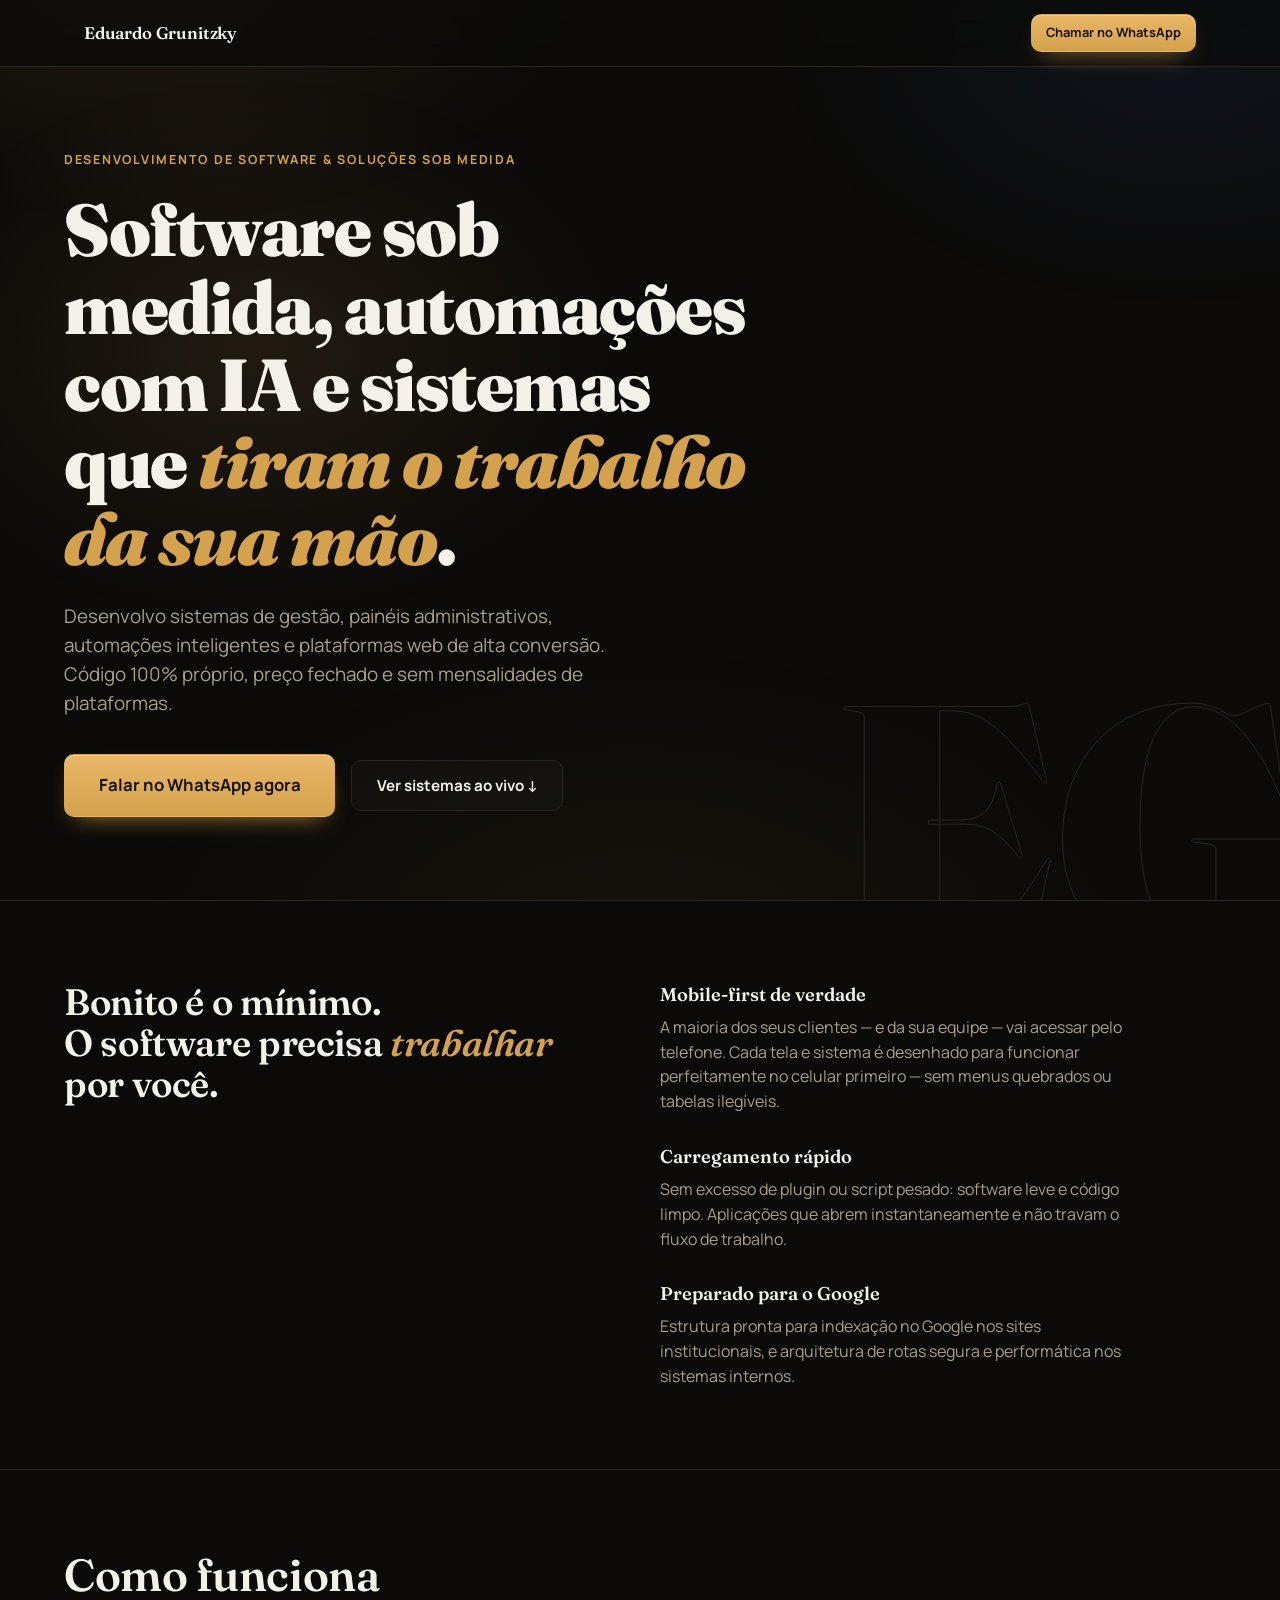
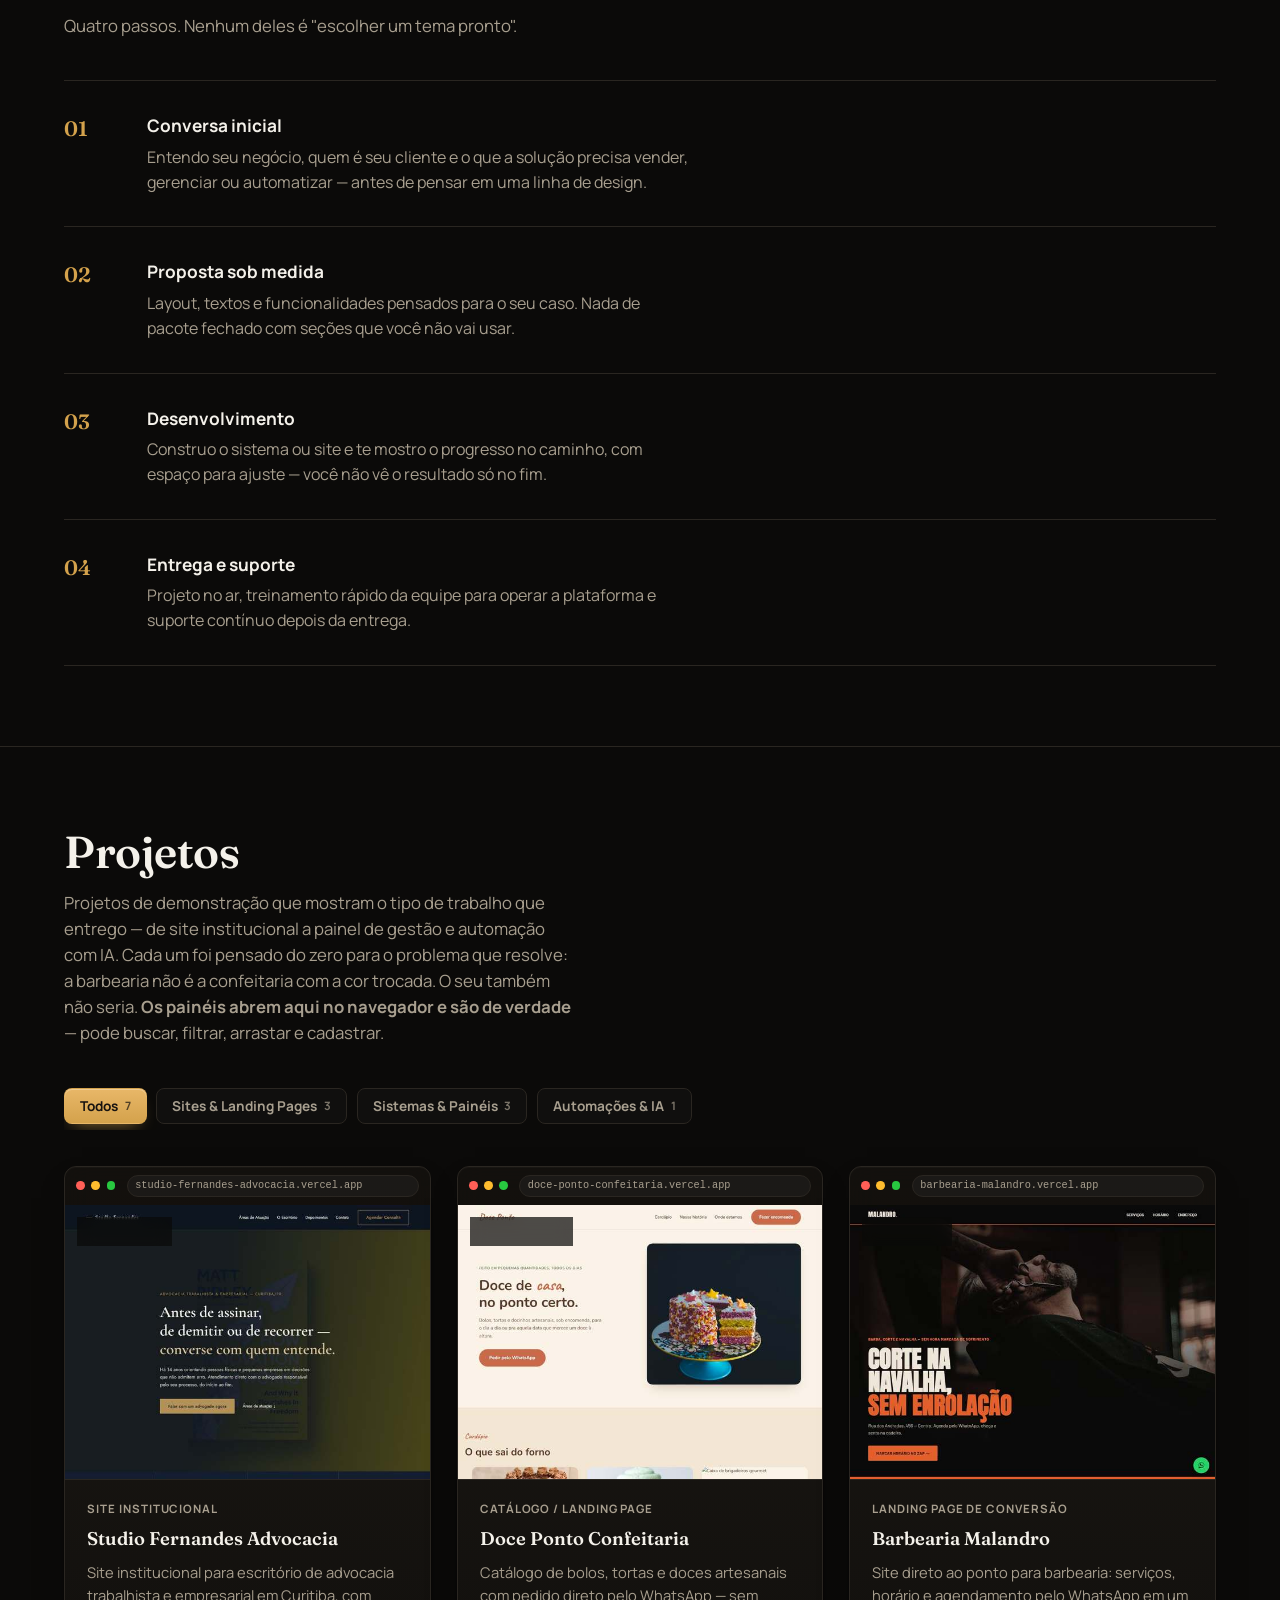
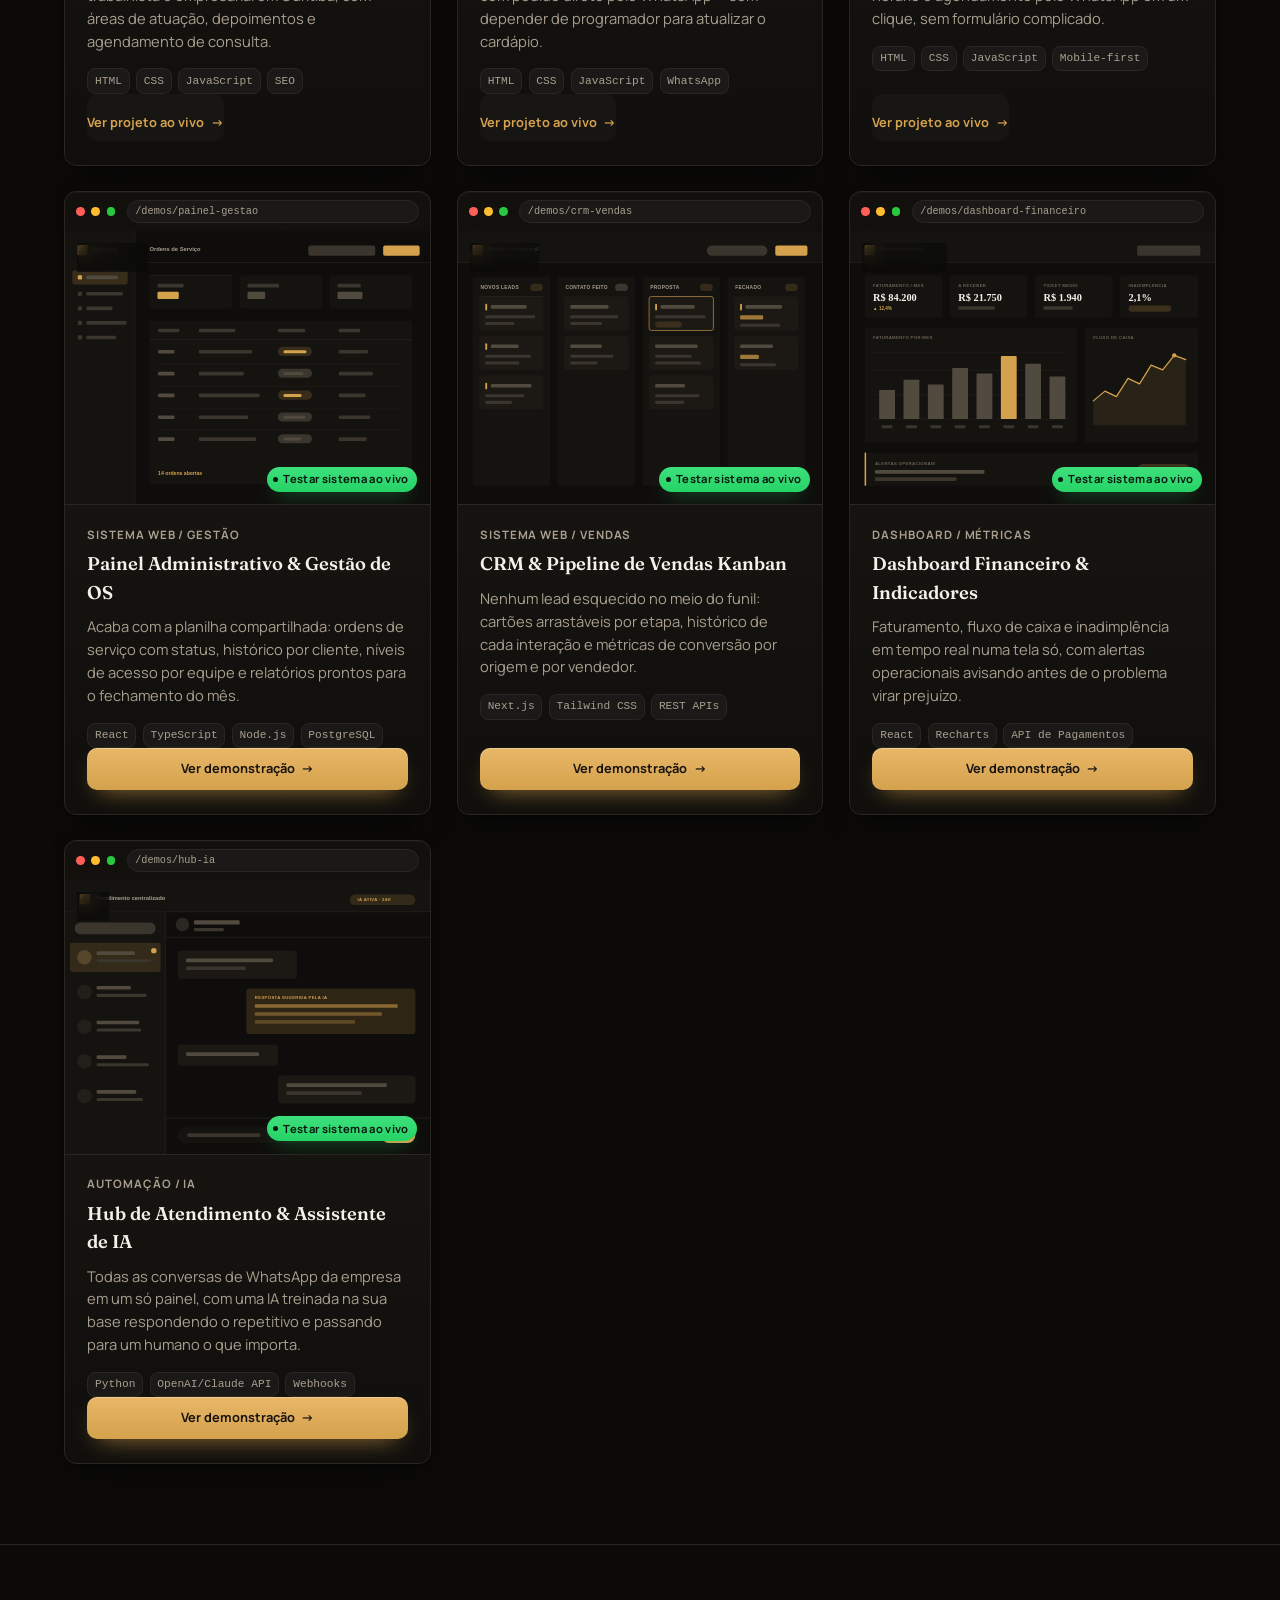
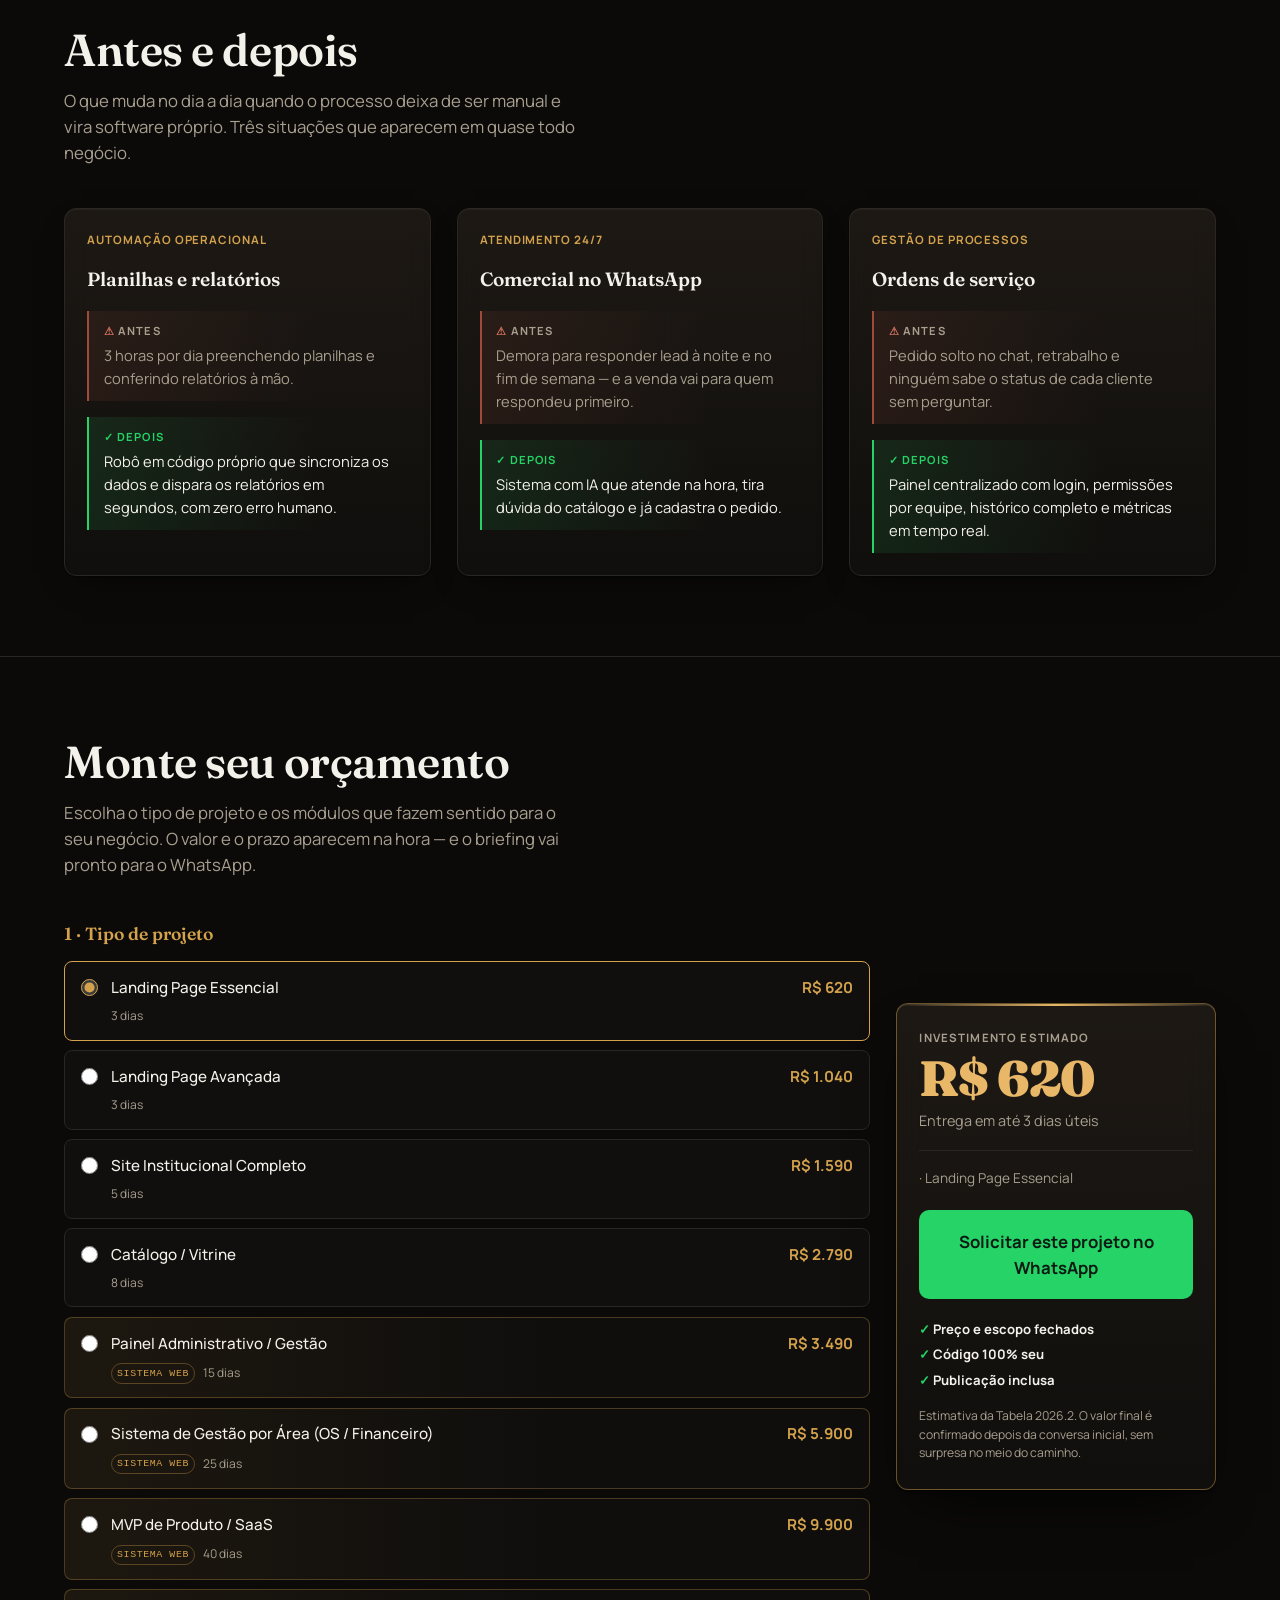
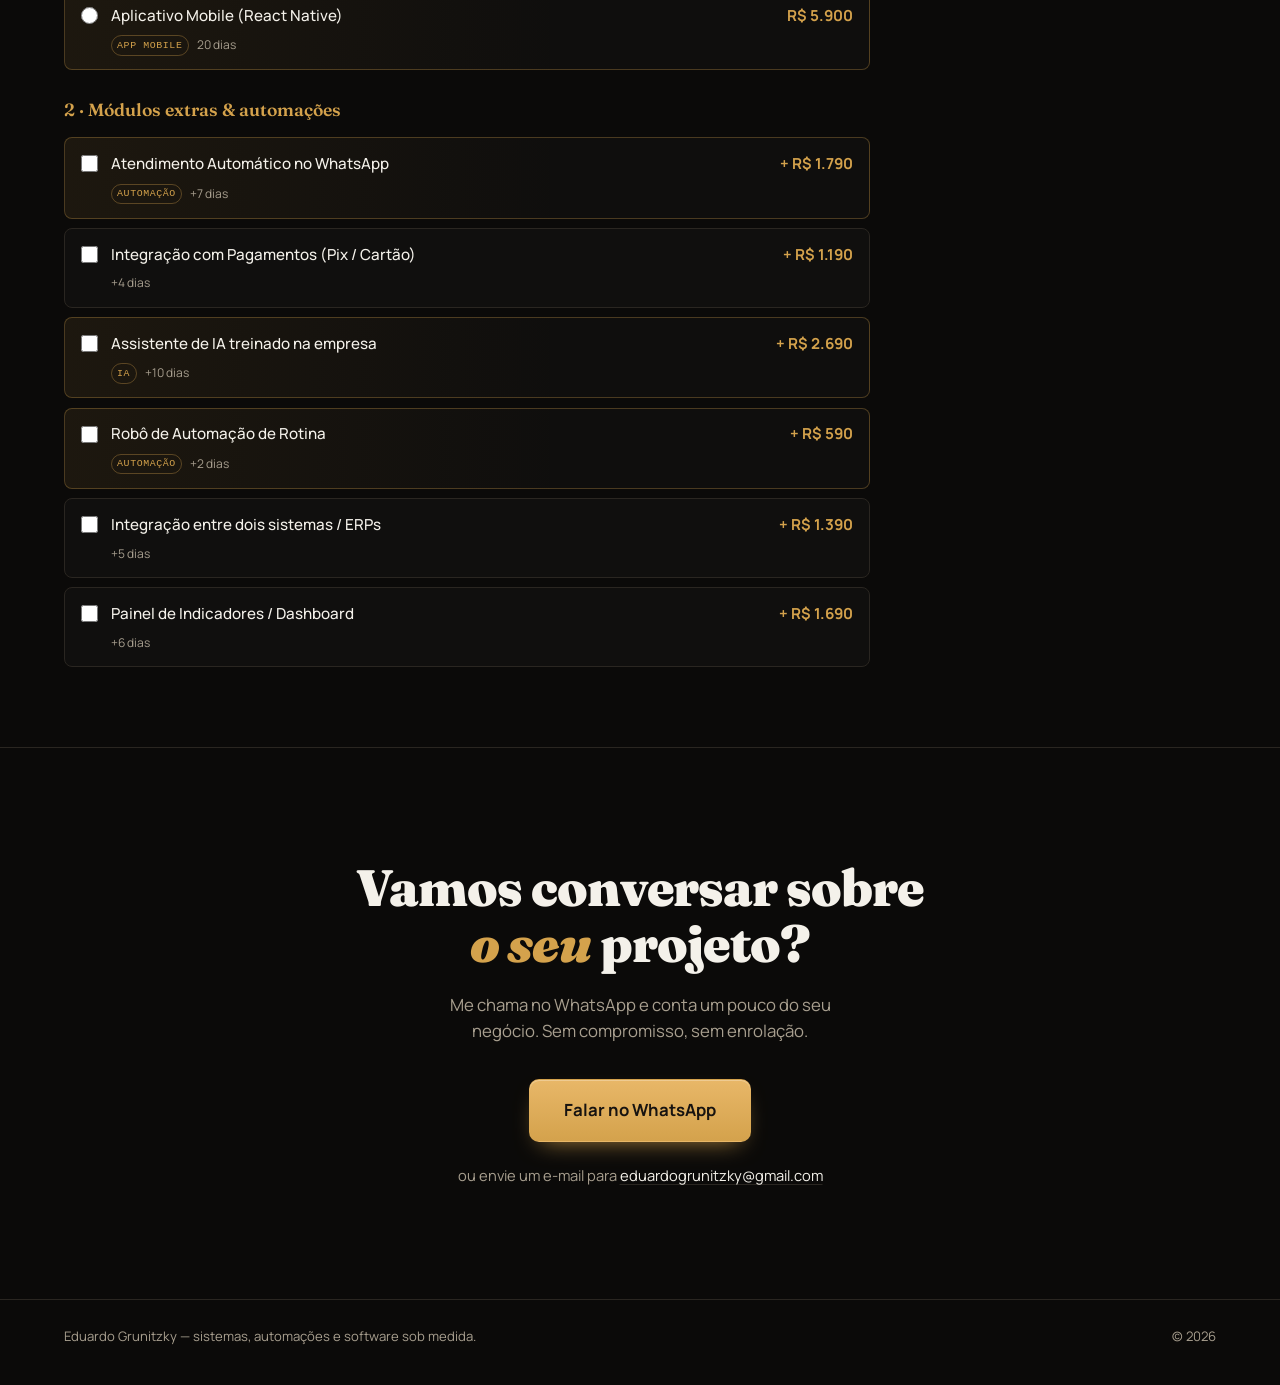
<file: index.html>
<!DOCTYPE html>
<html lang="pt-BR">
<head>
  <meta charset="UTF-8" />
  <meta name="viewport" content="width=device-width, initial-scale=1" />
  <title>Eduardo Grunitzky — Software, automações com IA e sistemas sob medida</title>
  <meta name="description" content="Sistemas de gestão, painéis administrativos, automações com IA e plataformas web de alta performance sob medida. Código 100% próprio, preço fechado e sem mensalidade de plataforma." />

  <link rel="preconnect" href="https://fonts.googleapis.com" />
  <link rel="preconnect" href="https://fonts.gstatic.com" crossorigin />
  <link href="https://fonts.googleapis.com/css2?family=Fraunces:opsz,wght@9..144,400;9..144,600;9..144,900&family=Manrope:wght@400;500;700&display=swap" rel="stylesheet" />

  <link rel="stylesheet" href="css/styles.css" />
</head>
<body>

  <header class="header" id="topo">
    <div class="header__inner">
      <a href="#topo" class="header__nome">Eduardo Grunitzky</a>
      <a href="#" class="btn btn--small btn--accent" data-whatsapp-link>Chamar no WhatsApp</a>
    </div>
  </header>

  <main>

    <!-- ============ HERO ============ -->
    <section class="hero">
      <div class="hero__inner">
        <p class="hero__tag">Desenvolvimento de software &amp; soluções sob medida</p>
        <h1 class="hero__titulo">
          Software sob medida, automações com IA e sistemas que
          <em>tiram o trabalho da sua mão</em>.
        </h1>
        <p class="hero__sub">
          Desenvolvo sistemas de gestão, painéis administrativos, automações
          inteligentes e plataformas web de alta conversão. Código 100% próprio,
          preço fechado e sem mensalidades de plataformas.
        </p>
        <div class="hero__cta">
          <a href="#" class="btn btn--accent btn--grande" data-whatsapp-link>
            Falar no WhatsApp agora
          </a>
          <a href="#portfolio" class="btn btn--fantasma">Ver sistemas ao vivo ↓</a>
        </div>
      </div>
      <div class="hero__marca" aria-hidden="true">EG</div>
    </section>

    <!-- ============ CREDIBILIDADE ============ -->
    <section class="credibilidade">
      <div class="credibilidade__coluna">
        <h2 class="secao__titulo secao__titulo--media">
          Bonito é o mínimo.<br />O software precisa <em>trabalhar</em> por você.
        </h2>
      </div>
      <div class="credibilidade__lista">
        <div class="credibilidade__item" data-reveal>
          <strong>Mobile-first de verdade</strong>
          <p>A maioria dos seus clientes — e da sua equipe — vai acessar pelo
             telefone. Cada tela e sistema é desenhado para funcionar perfeitamente
             no celular primeiro — sem menus quebrados ou tabelas ilegíveis.</p>
        </div>
        <div class="credibilidade__item" data-reveal>
          <strong>Carregamento rápido</strong>
          <p>Sem excesso de plugin ou script pesado: software leve e código limpo.
             Aplicações que abrem instantaneamente e não travam o fluxo de trabalho.</p>
        </div>
        <div class="credibilidade__item" data-reveal>
          <strong>Preparado para o Google</strong>
          <p>Estrutura pronta para indexação no Google nos sites institucionais,
             e arquitetura de rotas segura e performática nos sistemas internos.</p>
        </div>
      </div>
    </section>

    <!-- ============ COMO FUNCIONA ============ -->
    <section class="processo" id="processo">
      <h2 class="secao__titulo">Como funciona</h2>
      <p class="secao__intro">Quatro passos. Nenhum deles é "escolher um tema pronto".</p>

      <ol class="processo__lista">
        <li class="processo__item" data-reveal>
          <span class="processo__numero">01</span>
          <div>
            <strong>Conversa inicial</strong>
            <p>Entendo seu negócio, quem é seu cliente e o que a solução precisa
               vender, gerenciar ou automatizar — antes de pensar em uma linha
               de design.</p>
          </div>
        </li>
        <li class="processo__item" data-reveal>
          <span class="processo__numero">02</span>
          <div>
            <strong>Proposta sob medida</strong>
            <p>Layout, textos e funcionalidades pensados para o seu caso.
               Nada de pacote fechado com seções que você não vai usar.</p>
          </div>
        </li>
        <li class="processo__item" data-reveal>
          <span class="processo__numero">03</span>
          <div>
            <strong>Desenvolvimento</strong>
            <p>Construo o sistema ou site e te mostro o progresso no caminho, com
               espaço para ajuste — você não vê o resultado só no fim.</p>
          </div>
        </li>
        <li class="processo__item" data-reveal>
          <span class="processo__numero">04</span>
          <div>
            <strong>Entrega e suporte</strong>
            <p>Projeto no ar, treinamento rápido da equipe para operar a
               plataforma e suporte contínuo depois da entrega.</p>
          </div>
        </li>
      </ol>
    </section>

    <!-- ============ PORTFÓLIO ============ -->
    <section class="portfolio" id="portfolio">
      <h2 class="secao__titulo">Projetos</h2>
      <p class="secao__intro">
        Projetos de demonstração que mostram o tipo de trabalho que entrego — de
        site institucional a painel de gestão e automação com IA. Cada um foi
        pensado do zero para o problema que resolve: a barbearia não é a
        confeitaria com a cor trocada. O seu também não seria.
        <strong>Os painéis abrem aqui no navegador e são de verdade</strong> —
        pode buscar, filtrar, arrastar e cadastrar.
      </p>

      <div class="portfolio__filtros" id="portfolio-filtros" role="tablist"
           aria-label="Filtrar projetos por categoria">
        <!-- Abas inseridas via JS a partir de CATEGORIAS (data/projetos.js) -->
      </div>

      <div class="portfolio__grid" id="portfolio-grid">
        <!-- Cards inseridos via JS a partir de data/projetos.js -->
      </div>
    </section>

    <!-- ============ ANTES vs. DEPOIS ============ -->
    <section class="casos" id="casos">
      <h2 class="secao__titulo">Antes e depois</h2>
      <p class="secao__intro">
        O que muda no dia a dia quando o processo deixa de ser manual e vira
        software próprio. Três situações que aparecem em quase todo negócio.
      </p>

      <div class="casos__grid">
        <article class="caso" data-reveal>
          <p class="caso__tipo">Automação operacional</p>
          <h3 class="caso__nome">Planilhas e relatórios</h3>
          <div class="caso__lado caso__lado--antes">
            <span class="caso__rotulo">Antes</span>
            <p>3 horas por dia preenchendo planilhas e conferindo relatórios à mão.</p>
          </div>
          <div class="caso__lado caso__lado--depois">
            <span class="caso__rotulo">Depois</span>
            <p>Robô em código próprio que sincroniza os dados e dispara os
               relatórios em segundos, com zero erro humano.</p>
          </div>
        </article>

        <article class="caso" data-reveal>
          <p class="caso__tipo">Atendimento 24/7</p>
          <h3 class="caso__nome">Comercial no WhatsApp</h3>
          <div class="caso__lado caso__lado--antes">
            <span class="caso__rotulo">Antes</span>
            <p>Demora para responder lead à noite e no fim de semana — e a venda
               vai para quem respondeu primeiro.</p>
          </div>
          <div class="caso__lado caso__lado--depois">
            <span class="caso__rotulo">Depois</span>
            <p>Sistema com IA que atende na hora, tira dúvida do catálogo e já
               cadastra o pedido.</p>
          </div>
        </article>

        <article class="caso" data-reveal>
          <p class="caso__tipo">Gestão de processos</p>
          <h3 class="caso__nome">Ordens de serviço</h3>
          <div class="caso__lado caso__lado--antes">
            <span class="caso__rotulo">Antes</span>
            <p>Pedido solto no chat, retrabalho e ninguém sabe o status de cada
               cliente sem perguntar.</p>
          </div>
          <div class="caso__lado caso__lado--depois">
            <span class="caso__rotulo">Depois</span>
            <p>Painel centralizado com login, permissões por equipe, histórico
               completo e métricas em tempo real.</p>
          </div>
        </article>
      </div>
    </section>

    <!-- ============ CALCULADORA ============ -->
    <section class="calc" id="orcamento">
      <h2 class="secao__titulo">Monte seu orçamento</h2>
      <p class="secao__intro">
        Escolha o tipo de projeto e os módulos que fazem sentido para o seu
        negócio. O valor e o prazo aparecem na hora — e o briefing vai pronto
        para o WhatsApp.
      </p>

      <div class="calc__layout">
        <form class="calc__form" id="calculadora">
          <fieldset class="calc__bloco">
            <legend class="calc__legenda">1 · Tipo de projeto</legend>
            <div class="calc__opcoes" id="calc-bases">
              <!-- Inserido via JS a partir de BASES_PROJETO (data/precos.js) -->
            </div>
          </fieldset>

          <fieldset class="calc__bloco">
            <legend class="calc__legenda">2 · Módulos extras &amp; automações</legend>
            <div class="calc__opcoes" id="calc-extras">
              <!-- Inserido via JS a partir de MODULOS_EXTRAS (data/precos.js) -->
            </div>
          </fieldset>
        </form>

        <aside class="calc__resumo">
          <p class="calc__resumo-rotulo">Investimento estimado</p>
          <p class="calc__total" id="calc-total" aria-live="polite">R$ 620</p>
          <p class="calc__prazo" id="calc-prazo">Entrega em até 3 dias úteis</p>

          <ul class="calc__itens" id="calc-itens"></ul>

          <a href="#" class="btn btn--zap btn--grande calc__cta" id="calc-cta"
             target="_blank" rel="noopener">
            Solicitar este projeto no WhatsApp
          </a>

          <ul class="calc__garantias">
            <li>Preço e escopo fechados</li>
            <li>Código 100% seu</li>
            <li>Publicação inclusa</li>
          </ul>
          <p class="calc__nota">
            Estimativa da Tabela 2026.2. O valor final é confirmado depois da
            conversa inicial, sem surpresa no meio do caminho.
          </p>
        </aside>
      </div>
    </section>

    <!-- ============ CONTATO ============ -->
    <section class="contato" id="contato">
      <h2 class="contato__titulo">
        Vamos conversar sobre<br /><em>o seu</em> projeto?
      </h2>
      <p class="contato__sub">
        Me chama no WhatsApp e conta um pouco do seu negócio.
        Sem compromisso, sem enrolação.
      </p>
      <a href="#" class="btn btn--accent btn--grande" data-whatsapp-link>
        Falar no WhatsApp
      </a>
      <p class="contato__alt">
        ou envie um e-mail para
        <a href="#" data-email-link class="contato__email"></a>
      </p>
    </section>

  </main>

  <footer class="footer">
    <p>Eduardo Grunitzky — sistemas, automações e software sob medida.</p>
    <p class="footer__ano"></p>
  </footer>

  <script src="data/projetos.js"></script>
  <script src="data/precos.js"></script>
  <script src="js/script.js"></script>
</body>
</html>
</file>
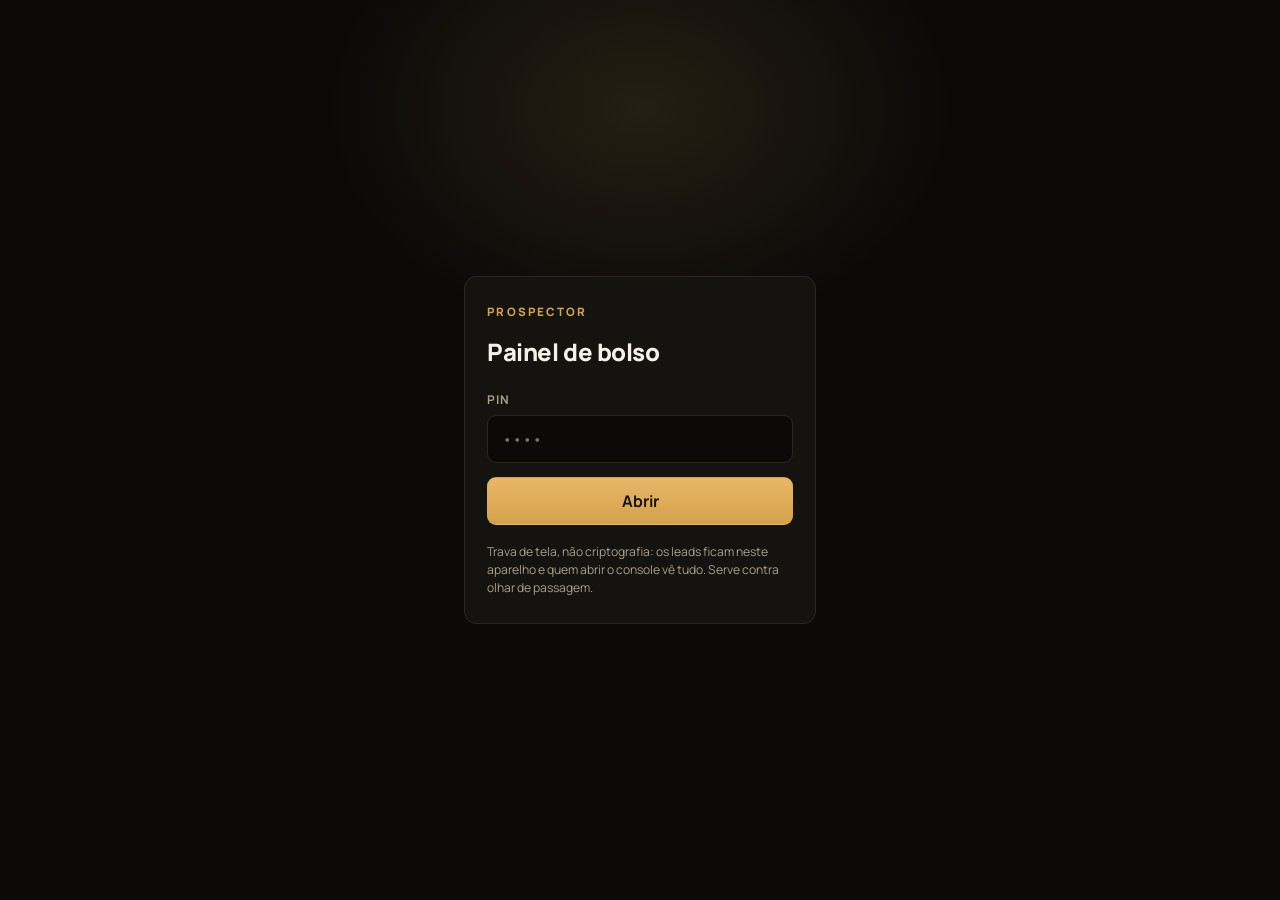
<file: app/index.html>
<!DOCTYPE html>
<html lang="pt-BR">
<head>
  <meta charset="UTF-8" />
  <!-- viewport-fit=cover + os safe-area-inset do CSS: sem isso o iPhone come a
       barra de baixo com a faixa do gesto de home quando roda como app. -->
  <meta name="viewport" content="width=device-width, initial-scale=1, viewport-fit=cover" />
  <title>Prospector</title>
  <meta name="description" content="Painel de bolso do Prospector: leads, disparo de WhatsApp e cadência de follow-up." />
  <!-- Ferramenta interna com dados de lead: fora do índice de busca. -->
  <meta name="robots" content="noindex, nofollow" />

  <link rel="manifest" href="/app/manifest.webmanifest" />
  <meta name="theme-color" content="#0b0a09" />
  <meta name="mobile-web-app-capable" content="yes" />
  <meta name="apple-mobile-web-app-capable" content="yes" />
  <meta name="apple-mobile-web-app-status-bar-style" content="black-translucent" />
  <meta name="apple-mobile-web-app-title" content="Prospector" />
  <!-- O Safari não aceita SVG em apple-touch-icon: tem que ser PNG. -->
  <link rel="apple-touch-icon" href="/app/icone-192.png" />
  <link rel="icon" href="/app/icone-192.png" />

  <link rel="preconnect" href="https://fonts.googleapis.com" />
  <link rel="preconnect" href="https://fonts.gstatic.com" crossorigin />
  <link href="https://fonts.googleapis.com/css2?family=Manrope:wght@400;500;700;800&display=swap" rel="stylesheet" />

  <link rel="stylesheet" href="/app/app.css" />
</head>
<body>

  <!-- ============ trava ============ -->
  <div class="trava" id="trava">
    <form class="trava__caixa" id="form-pin">
      <p class="trava__marca">Prospector</p>
      <h1 class="trava__titulo">Painel de bolso</h1>
      <label class="campo">
        PIN
        <input type="password" id="pin" inputmode="numeric" autocomplete="off"
               pattern="[0-9]*" placeholder="••••" required />
      </label>
      <button type="submit" class="btn btn--acento">Abrir</button>
      <p class="trava__nota">
        Trava de tela, não criptografia: os leads ficam neste aparelho e quem
        abrir o console vê tudo. Serve contra olhar de passagem.
      </p>
    </form>
  </div>

  <!-- ============ app ============ -->
  <div class="app" id="app" hidden>
    <header class="topo">
      <div class="topo__linha">
        <h1 class="topo__nome">Prospector</h1>
        <div class="topo__botoes">
          <button type="button" class="icone" id="tabela" title="Copiar link da Tabela de Preços 2026.2">
            📄<span class="icone__txt">Tabela</span>
          </button>
          <button type="button" class="icone" id="menu" title="Exportar, importar e PIN">
            ⋯<span class="sr">Mais opções</span>
          </button>
        </div>
      </div>

      <input class="busca" id="busca" type="search" autocomplete="off"
             placeholder="Buscar nome, empresa, nicho ou telefone…"
             aria-label="Buscar leads" />

      <nav class="filtros" id="filtros" aria-label="Filtros rápidos">
        <!-- Chips montados por app.js -->
      </nav>
    </header>

    <p class="contador" id="contador" aria-live="polite"></p>

    <ul class="leads" id="leads">
      <!-- Cards montados por app.js -->
    </ul>

    <button type="button" class="fab" id="novo" aria-label="Cadastrar novo lead">+</button>
  </div>

  <!-- ============ novo lead ============ -->
  <dialog class="folha" id="dlg-lead" aria-labelledby="t-lead">
    <form class="folha__corpo" id="form-lead" method="dialog">
      <h2 class="folha__titulo" id="t-lead">Novo lead</h2>

      <label class="campo">Empresa
        <input type="text" name="empresa" required maxlength="80" placeholder="Padaria Pão Nosso" />
      </label>
      <label class="campo">Contato
        <input type="text" name="contato" maxlength="60" placeholder="Marcelo" />
      </label>
      <label class="campo">WhatsApp
        <input type="tel" name="telefone" required inputmode="tel"
               placeholder="(41) 99999-8888" />
      </label>
      <label class="campo">Site (deixe vazio se não tiver)
        <input type="url" name="site" placeholder="https://…" />
      </label>
      <label class="campo">Nicho
        <input type="text" name="nicho" maxlength="40" placeholder="Padaria" />
      </label>
      <label class="campo">Notas
        <input type="text" name="notas" maxlength="200" placeholder="Indicação do Rafael" />
      </label>

      <div class="folha__acoes">
        <button type="button" class="btn btn--fantasma" data-fechar>Cancelar</button>
        <button type="submit" class="btn btn--acento">Salvar lead</button>
      </div>
    </form>
  </dialog>

  <!-- ============ status ============ -->
  <dialog class="folha" id="dlg-acoes" aria-labelledby="t-acoes">
    <div class="folha__corpo">
      <h2 class="folha__titulo" id="t-acoes">Status</h2>
      <p class="folha__sub" id="acoes-nome"></p>

      <button type="button" class="btn btn--lista" data-status="interessado">🔥 Interessado</button>
      <button type="button" class="btn btn--lista" data-status="reuniao">📅 Reunião agendada</button>
      <button type="button" class="btn btn--lista" data-status="fechado">✓ Fechado</button>
      <button type="button" class="btn btn--lista" data-status="arquivado">📥 Arquivar</button>
      <button type="button" class="btn btn--lista btn--lista-fraco" data-status="novo">↺ Voltar para “Novo”</button>

      <p class="folha__nota">
        Marcar interessado, reunião, fechado ou arquivado congela a cadência —
        o app para de sugerir follow-up.
      </p>
      <button type="button" class="btn btn--fantasma" data-fechar>Fechar</button>
    </div>
  </dialog>

  <!-- ============ menu ============ -->
  <dialog class="folha" id="dlg-menu" aria-labelledby="t-menu">
    <div class="folha__corpo">
      <h2 class="folha__titulo" id="t-menu">Dados e ajustes</h2>

      <button type="button" class="btn btn--lista" id="exp-csv">⬇ Exportar CSV</button>
      <button type="button" class="btn btn--lista" id="exp-json">⬇ Exportar JSON</button>

      <label class="btn btn--lista" for="arquivo">⬆ Importar CSV ou JSON</label>
      <input type="file" id="arquivo" accept=".csv,.json,text/csv,application/json" hidden />

      <button type="button" class="btn btn--lista" id="exemplos-menu">✨ Carregar leads de exemplo</button>
      <button type="button" class="btn btn--lista" id="trocar-pin">🔒 Trocar PIN</button>

      <p class="folha__nota">
        Este painel não conversa com o <code>funil.db</code> do Prospector no
        computador — são dois funis separados. A ponte entre eles é o
        exportar/importar.
      </p>
      <button type="button" class="btn btn--fantasma" data-fechar>Fechar</button>
    </div>
  </dialog>

  <div class="toast" id="toast" role="status" aria-live="polite"></div>

  <script src="/app/app.js"></script>
</body>
</html>
</file>
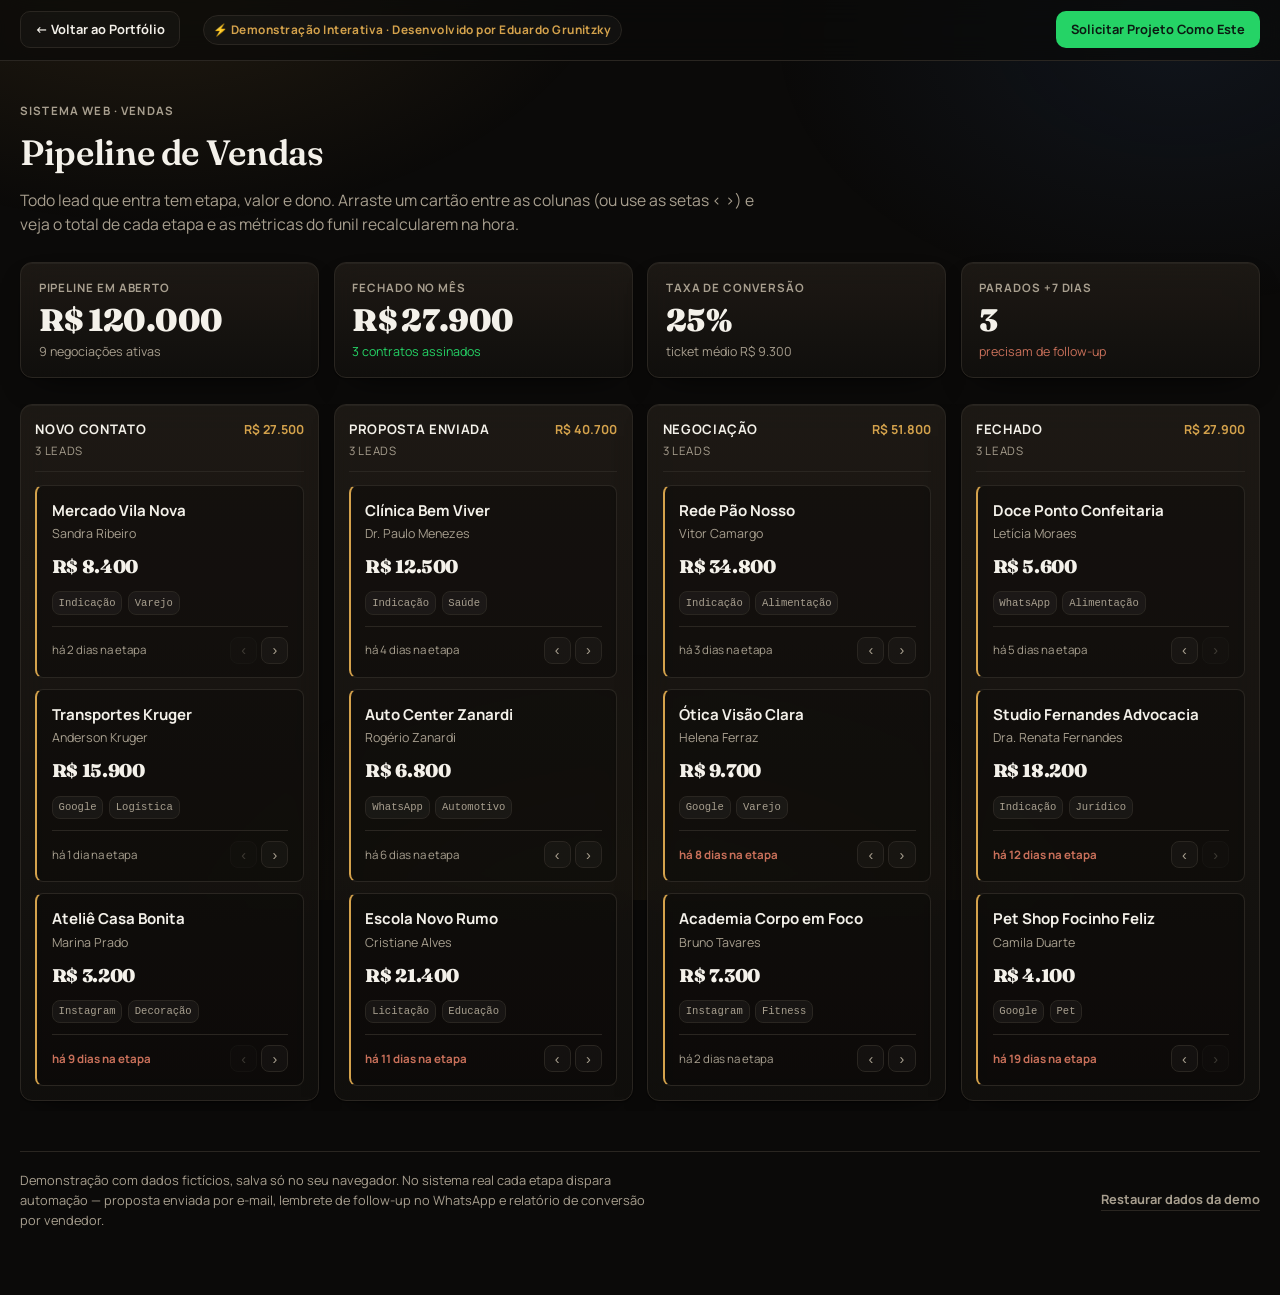
<file: demos/crm-vendas/index.html>
<!DOCTYPE html>
<html lang="pt-BR">
<head>
  <meta charset="UTF-8" />
  <meta name="viewport" content="width=device-width, initial-scale=1" />
  <title>CRM de Vendas em Kanban — Demonstração | Eduardo Grunitzky</title>
  <meta name="description" content="Demonstração interativa de um CRM de vendas em quadro Kanban: leads por etapa, valor de proposta, tags de origem e follow-up." />
  <meta name="robots" content="noindex" />

  <link rel="preconnect" href="https://fonts.googleapis.com" />
  <link rel="preconnect" href="https://fonts.gstatic.com" crossorigin />
  <link href="https://fonts.googleapis.com/css2?family=Fraunces:opsz,wght@9..144,400;9..144,600;9..144,900&family=Manrope:wght@400;500;700&display=swap" rel="stylesheet" />

  <link rel="stylesheet" href="/css/styles.css" />
  <link rel="stylesheet" href="/demos/demos.css" />
</head>
<body data-demo-nome="CRM & Pipeline de Vendas Kanban">
  <!-- A barra de topo das demos é inserida aqui por /demos/demos.js -->

  <main class="demo-shell">
    <header class="demo-head">
      <p class="demo-head__tipo">Sistema Web · Vendas</p>
      <h1 class="demo-head__titulo">Pipeline de Vendas</h1>
      <p class="demo-head__sub">
        Todo lead que entra tem etapa, valor e dono. Arraste um cartão entre as
        colunas (ou use as setas ‹ ›) e veja o total de cada etapa e as métricas
        do funil recalcularem na hora.
      </p>
    </header>

    <section class="metricas" id="metricas" aria-label="Indicadores do funil">
      <!-- Cartões montados por app.js -->
    </section>

    <div class="kanban" id="kanban">
      <!-- Colunas montadas por app.js -->
    </div>

    <footer class="demo-rodape">
      <p>
        Demonstração com dados fictícios, salva só no seu navegador. No sistema
        real cada etapa dispara automação — proposta enviada por e-mail,
        lembrete de follow-up no WhatsApp e relatório de conversão por vendedor.
      </p>
      <button type="button" class="demo-reset" data-demo-reset="demo-crm-vendas">
        Restaurar dados da demo
      </button>
    </footer>
  </main>

  <script src="/js/script.js"></script>
  <script src="/demos/demos.js"></script>
  <script src="/demos/crm-vendas/app.js"></script>
</body>
</html>
</file>
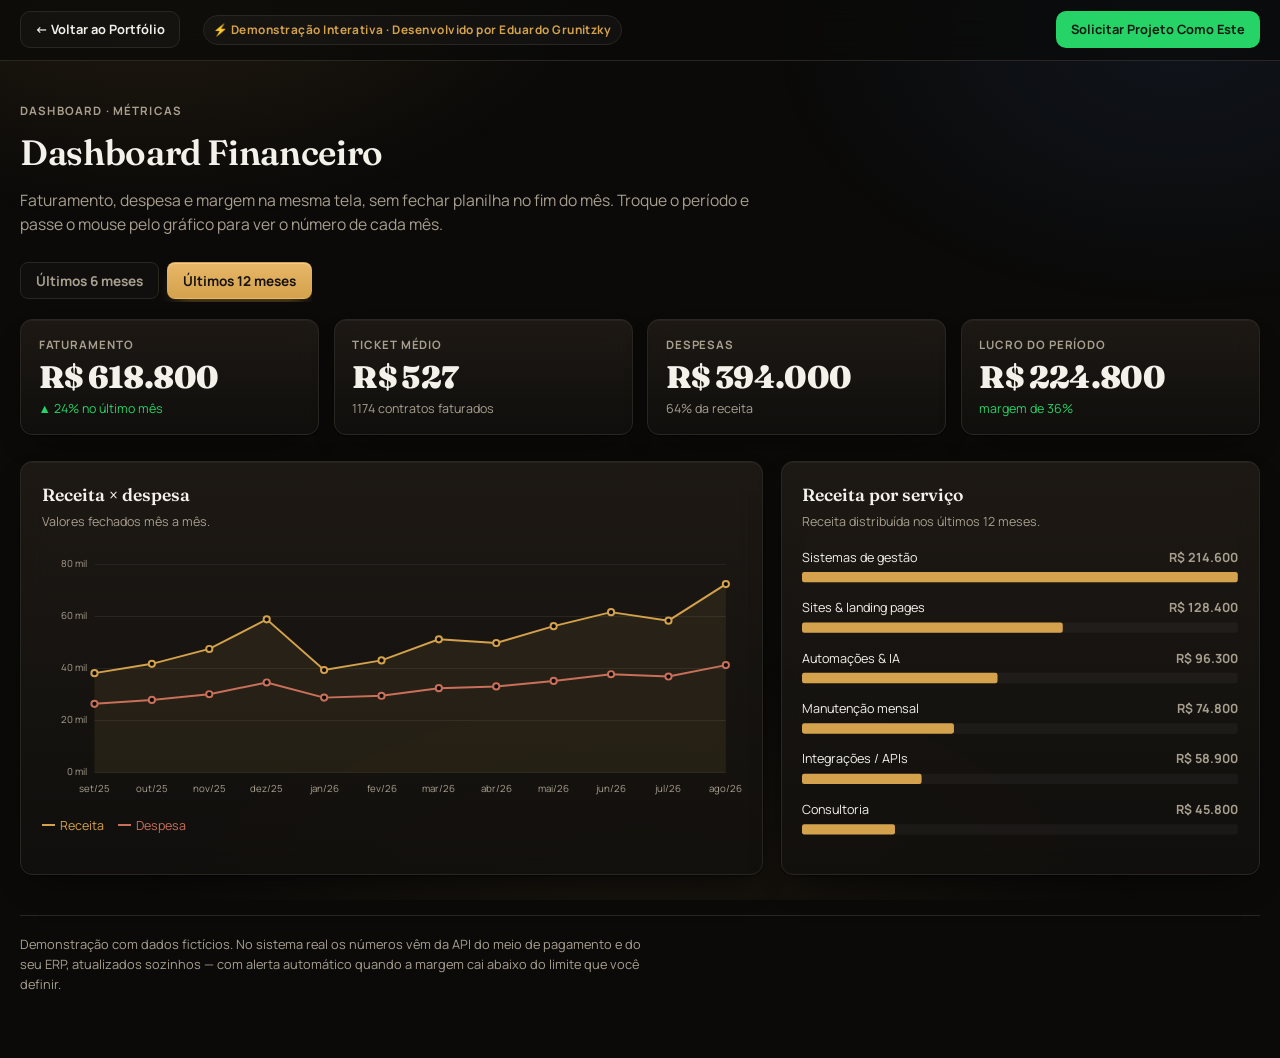
<file: demos/dashboard-financeiro/index.html>
<!DOCTYPE html>
<html lang="pt-BR">
<head>
  <meta charset="UTF-8" />
  <meta name="viewport" content="width=device-width, initial-scale=1" />
  <title>Dashboard Financeiro — Demonstração | Eduardo Grunitzky</title>
  <meta name="description" content="Demonstração interativa de um dashboard financeiro: faturamento, ticket médio, despesas e gráficos de receita mês a mês." />
  <meta name="robots" content="noindex" />

  <link rel="preconnect" href="https://fonts.googleapis.com" />
  <link rel="preconnect" href="https://fonts.gstatic.com" crossorigin />
  <link href="https://fonts.googleapis.com/css2?family=Fraunces:opsz,wght@9..144,400;9..144,600;9..144,900&family=Manrope:wght@400;500;700&display=swap" rel="stylesheet" />

  <link rel="stylesheet" href="/css/styles.css" />
  <link rel="stylesheet" href="/demos/demos.css" />
</head>
<body data-demo-nome="Dashboard Financeiro & Indicadores">
  <!-- A barra de topo das demos é inserida aqui por /demos/demos.js -->

  <main class="demo-shell">
    <header class="demo-head">
      <p class="demo-head__tipo">Dashboard · Métricas</p>
      <h1 class="demo-head__titulo">Dashboard Financeiro</h1>
      <p class="demo-head__sub">
        Faturamento, despesa e margem na mesma tela, sem fechar planilha no fim
        do mês. Troque o período e passe o mouse pelo gráfico para ver o número
        de cada mês.
      </p>
    </header>

    <div class="barra">
      <div class="chips" id="periodos" aria-label="Selecionar período">
        <button type="button" class="filtro" data-periodo="6">Últimos 6 meses</button>
        <button type="button" class="filtro" data-periodo="12">Últimos 12 meses</button>
      </div>
    </div>

    <section class="metricas" id="metricas" aria-label="Indicadores do período">
      <!-- Cartões montados por app.js -->
    </section>

    <div class="graficos graficos--duplo">
      <section class="painel">
        <header class="painel__head">
          <div>
            <h2 class="painel__titulo">Receita × despesa</h2>
            <p class="painel__nota">Valores fechados mês a mês.</p>
          </div>
        </header>
        <div class="grafico" id="linha">
          <!-- SVG montado por app.js -->
        </div>
        <ul class="legenda">
          <li class="legenda__receita">Receita</li>
          <li class="legenda__despesa">Despesa</li>
        </ul>
      </section>

      <section class="painel">
        <header class="painel__head">
          <div>
            <h2 class="painel__titulo">Receita por serviço</h2>
            <p class="painel__nota" id="nota-barras"></p>
          </div>
        </header>
        <div class="grafico" id="barras">
          <!-- SVG montado por app.js -->
        </div>
      </section>
    </div>

    <footer class="demo-rodape">
      <p>
        Demonstração com dados fictícios. No sistema real os números vêm da API
        do meio de pagamento e do seu ERP, atualizados sozinhos — com alerta
        automático quando a margem cai abaixo do limite que você definir.
      </p>
    </footer>
  </main>

  <script src="/js/script.js"></script>
  <script src="/demos/demos.js"></script>
  <script src="/demos/dashboard-financeiro/app.js"></script>
</body>
</html>
</file>
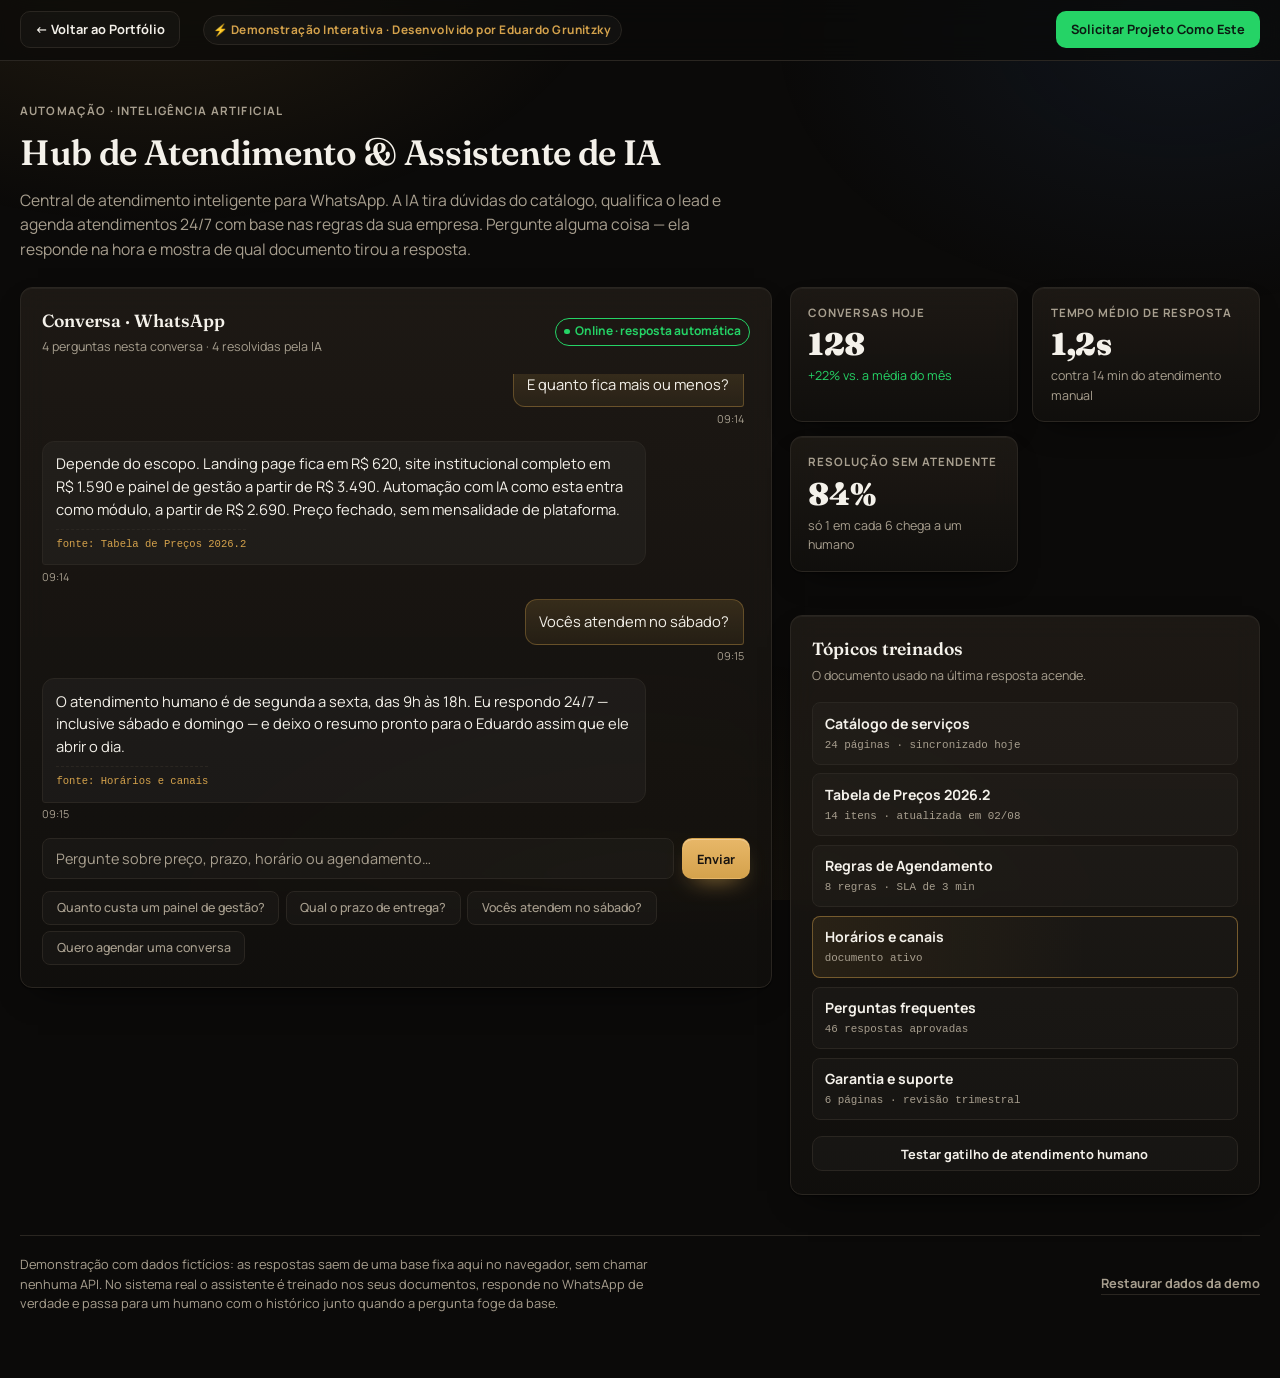
<file: demos/hub-ia/index.html>
<!DOCTYPE html>
<html lang="pt-BR">
<head>
  <meta charset="UTF-8" />
  <meta name="viewport" content="width=device-width, initial-scale=1" />
  <title>Hub de Atendimento &amp; IA — Demonstração | Eduardo Grunitzky</title>
  <meta name="description" content="Demonstração interativa de um hub de atendimento com assistente de IA: responda no WhatsApp 24/7, cite a fonte na base treinada e escale para humano quando precisar." />
  <meta name="robots" content="noindex" />

  <link rel="preconnect" href="https://fonts.googleapis.com" />
  <link rel="preconnect" href="https://fonts.gstatic.com" crossorigin />
  <link href="https://fonts.googleapis.com/css2?family=Fraunces:opsz,wght@9..144,400;9..144,600;9..144,900&family=Manrope:wght@400;500;700&display=swap" rel="stylesheet" />

  <link rel="stylesheet" href="/css/styles.css" />
  <link rel="stylesheet" href="/demos/demos.css" />
</head>
<body data-demo-nome="Hub de Atendimento &amp; IA">
  <!-- A barra de topo das demos é inserida aqui por /demos/demos.js -->

  <main class="demo-shell">
    <header class="demo-head">
      <p class="demo-head__tipo">Automação · Inteligência Artificial</p>
      <h1 class="demo-head__titulo">Hub de Atendimento &amp; Assistente de IA</h1>
      <p class="demo-head__sub">
        Central de atendimento inteligente para WhatsApp. A IA tira dúvidas do
        catálogo, qualifica o lead e agenda atendimentos 24/7 com base nas
        regras da sua empresa. Pergunte alguma coisa — ela responde na hora e
        mostra de qual documento tirou a resposta.
      </p>
    </header>

    <div class="hub">
      <!-- ============ conversa ============ -->
      <section class="painel">
        <header class="painel__head">
          <div>
            <h2 class="painel__titulo">Conversa · WhatsApp</h2>
            <p class="painel__nota" id="sessao"></p>
          </div>
          <span class="status status--concluido" id="situacao">Online</span>
        </header>

        <div class="chat__log" id="log" aria-live="polite" aria-label="Histórico da conversa">
          <!-- Mensagens montadas por app.js -->
        </div>

        <form class="chat__form" id="form-chat">
          <input class="busca" id="pergunta" type="text" maxlength="300"
                 autocomplete="off"
                 placeholder="Pergunte sobre preço, prazo, horário ou agendamento…"
                 aria-label="Escreva sua pergunta para o assistente" />
          <button type="submit" class="btn btn--accent btn--small">Enviar</button>
        </form>

        <div class="chat__sugestoes" id="sugestoes" aria-label="Perguntas sugeridas">
          <!-- Sugestões montadas por app.js -->
        </div>
      </section>

      <!-- ============ métricas + base ============ -->
      <div class="hub__lado">
        <section class="metricas" aria-label="Indicadores do atendimento">
          <div class="metrica">
            <p class="metrica__rotulo">Conversas hoje</p>
            <p class="metrica__valor">128</p>
            <p class="metrica__nota metrica__nota--sobe">+22% vs. a média do mês</p>
          </div>
          <div class="metrica">
            <p class="metrica__rotulo">Tempo médio de resposta</p>
            <p class="metrica__valor">1,2s</p>
            <p class="metrica__nota">contra 14 min do atendimento manual</p>
          </div>
          <div class="metrica">
            <p class="metrica__rotulo">Resolução sem atendente</p>
            <p class="metrica__valor">84%</p>
            <p class="metrica__nota">só 1 em cada 6 chega a um humano</p>
          </div>
        </section>

        <section class="painel">
          <header class="painel__head">
            <div>
              <h2 class="painel__titulo">Tópicos treinados</h2>
              <p class="painel__nota">O documento usado na última resposta acende.</p>
            </div>
          </header>

          <ul class="topicos" id="topicos">
            <!-- Tópicos montados por app.js -->
          </ul>

          <button type="button" class="btn btn--fantasma btn--small hub__humano" id="humano">
            Testar gatilho de atendimento humano
          </button>
        </section>
      </div>
    </div>

    <footer class="demo-rodape">
      <p>
        Demonstração com dados fictícios: as respostas saem de uma base fixa
        aqui no navegador, sem chamar nenhuma API. No sistema real o assistente
        é treinado nos seus documentos, responde no WhatsApp de verdade e passa
        para um humano com o histórico junto quando a pergunta foge da base.
      </p>
      <button type="button" class="demo-reset" data-demo-reset="demo-hub-ia">
        Restaurar dados da demo
      </button>
    </footer>
  </main>

  <script src="/js/script.js"></script>
  <script src="/demos/demos.js"></script>
  <script src="/demos/hub-ia/app.js"></script>
</body>
</html>
</file>
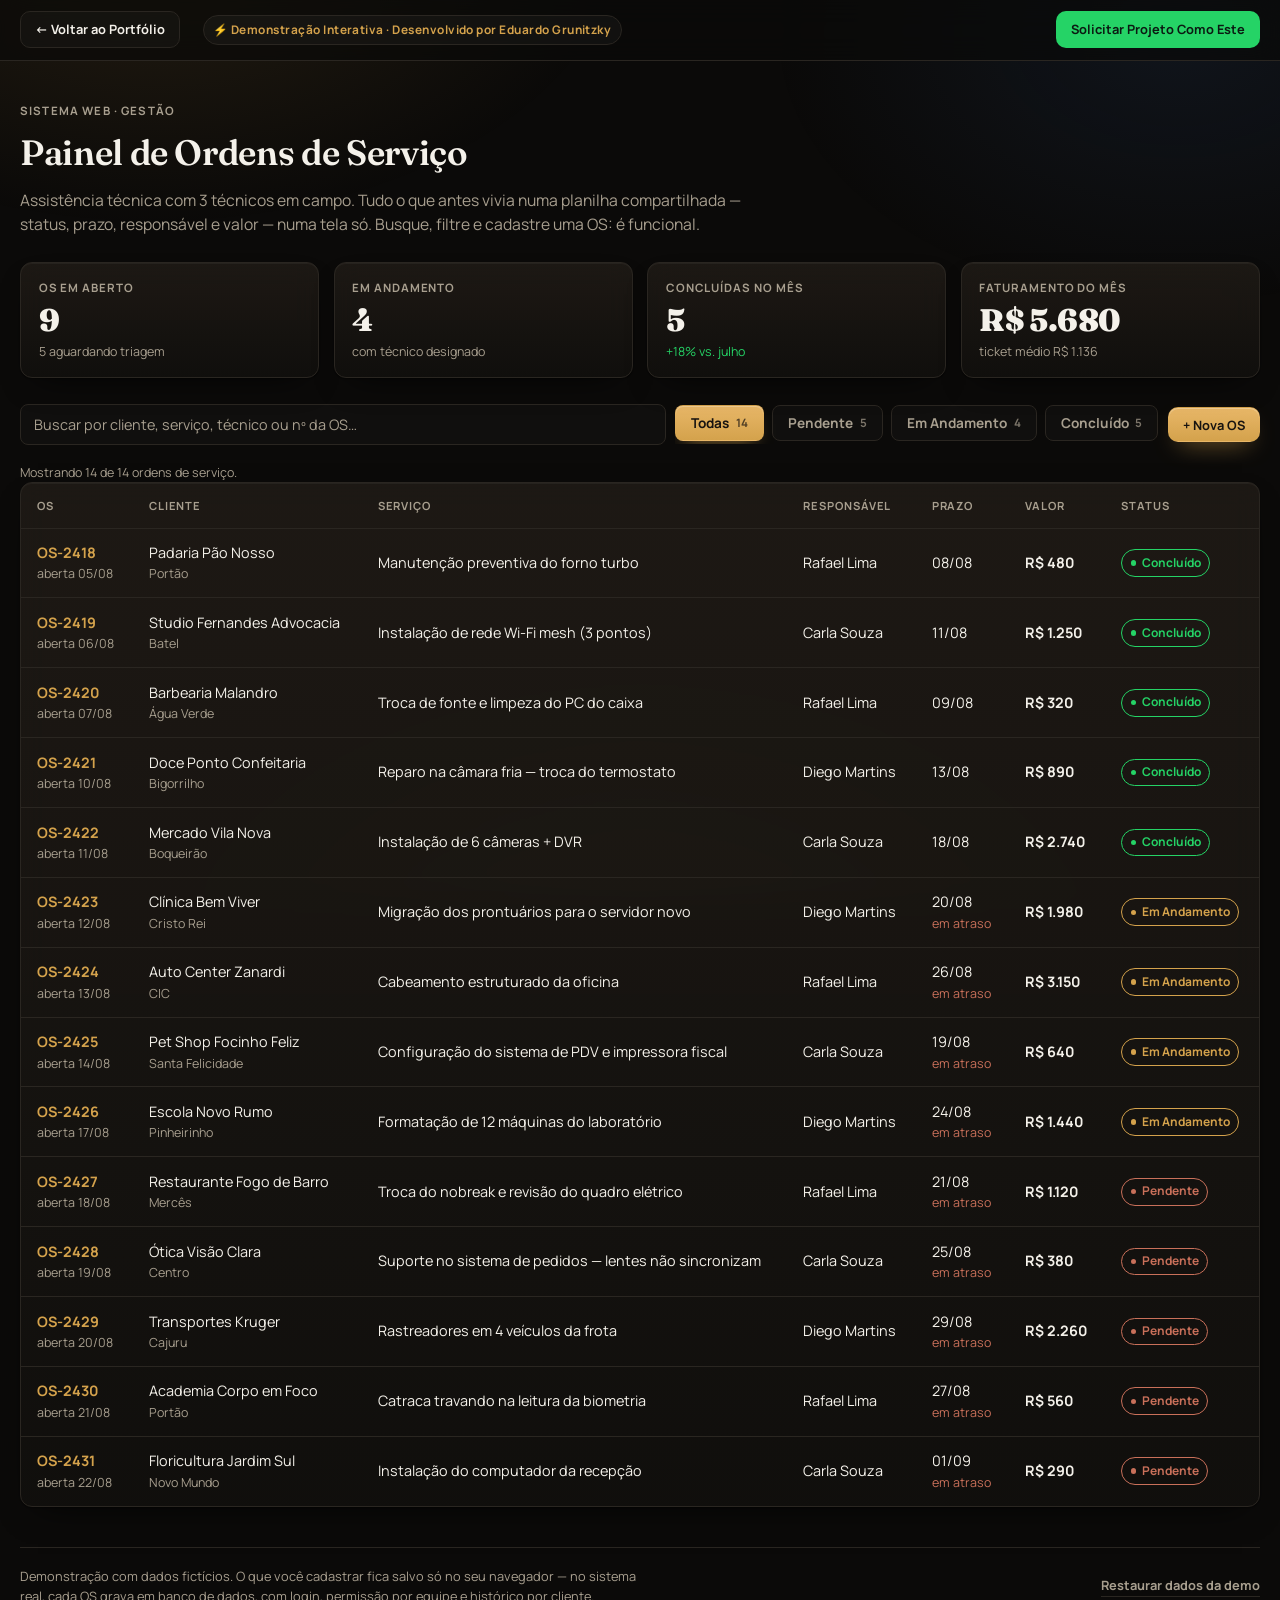
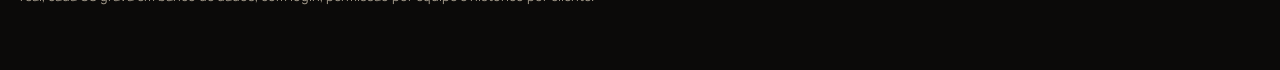
<file: demos/painel-gestao/index.html>
<!DOCTYPE html>
<html lang="pt-BR">
<head>
  <meta charset="UTF-8" />
  <meta name="viewport" content="width=device-width, initial-scale=1" />
  <title>Painel de Gestão de OS — Demonstração | Eduardo Grunitzky</title>
  <meta name="description" content="Demonstração interativa de um painel de gestão de ordens de serviço e clientes: métricas, busca, filtro por status e cadastro de nova OS." />
  <meta name="robots" content="noindex" />

  <link rel="preconnect" href="https://fonts.googleapis.com" />
  <link rel="preconnect" href="https://fonts.gstatic.com" crossorigin />
  <link href="https://fonts.googleapis.com/css2?family=Fraunces:opsz,wght@9..144,400;9..144,600;9..144,900&family=Manrope:wght@400;500;700&display=swap" rel="stylesheet" />

  <link rel="stylesheet" href="/css/styles.css" />
  <link rel="stylesheet" href="/demos/demos.css" />
</head>
<body data-demo-nome="Painel de Gestão de OS">
  <!-- A barra de topo das demos é inserida aqui por /demos/demos.js -->

  <main class="demo-shell">
    <header class="demo-head">
      <p class="demo-head__tipo">Sistema Web · Gestão</p>
      <h1 class="demo-head__titulo">Painel de Ordens de Serviço</h1>
      <p class="demo-head__sub">
        Assistência técnica com 3 técnicos em campo. Tudo o que antes vivia
        numa planilha compartilhada — status, prazo, responsável e valor —
        numa tela só. Busque, filtre e cadastre uma OS: é funcional.
      </p>
    </header>

    <section class="metricas" id="metricas" aria-label="Indicadores do mês">
      <!-- Cartões montados por app.js -->
    </section>

    <div class="barra">
      <input class="busca" id="busca" type="search"
             placeholder="Buscar por cliente, serviço, técnico ou nº da OS…"
             aria-label="Buscar ordens de serviço" />
      <div class="chips" id="chips" aria-label="Filtrar por status">
        <!-- Chips montados por app.js -->
      </div>
      <button type="button" class="btn btn--accent btn--small" id="nova">
        + Nova OS
      </button>
    </div>

    <p class="painel__nota" id="contador" aria-live="polite"></p>

    <div class="tabela-wrap">
      <table class="tabela">
        <thead>
          <tr>
            <th scope="col">OS</th>
            <th scope="col">Cliente</th>
            <th scope="col">Serviço</th>
            <th scope="col">Responsável</th>
            <th scope="col">Prazo</th>
            <th scope="col">Valor</th>
            <th scope="col">Status</th>
          </tr>
        </thead>
        <tbody id="corpo">
          <!-- Linhas montadas por app.js -->
        </tbody>
      </table>
    </div>

    <dialog class="modal" id="modal" aria-labelledby="modal-titulo">
      <form class="modal__form" id="form-os" method="dialog">
        <h2 class="modal__titulo" id="modal-titulo">Nova ordem de serviço</h2>

        <label class="campo">
          Cliente
          <input type="text" name="cliente" required maxlength="60"
                 placeholder="Ex.: Mercado Vila Nova" />
        </label>

        <label class="campo">
          Serviço
          <input type="text" name="servico" required maxlength="120"
                 placeholder="Ex.: Instalação de 4 câmeras" />
        </label>

        <label class="campo">
          Responsável
          <select name="tecnico">
            <option>Rafael Lima</option>
            <option>Carla Souza</option>
            <option>Diego Martins</option>
          </select>
        </label>

        <label class="campo">
          Valor (R$)
          <input type="number" name="valor" min="0" step="10" value="500" required />
        </label>

        <label class="campo">
          Prazo
          <input type="date" name="prazo" required />
        </label>

        <label class="campo">
          Status
          <select name="status">
            <option value="pendente">Pendente</option>
            <option value="andamento">Em Andamento</option>
            <option value="concluido">Concluído</option>
          </select>
        </label>

        <div class="modal__acoes">
          <button type="button" class="btn btn--fantasma btn--small" id="cancelar">
            Cancelar
          </button>
          <button type="submit" class="btn btn--accent btn--small">
            Cadastrar OS
          </button>
        </div>
      </form>
    </dialog>

    <footer class="demo-rodape">
      <p>
        Demonstração com dados fictícios. O que você cadastrar fica salvo só no
        seu navegador — no sistema real, cada OS grava em banco de dados, com
        login, permissão por equipe e histórico por cliente.
      </p>
      <button type="button" class="demo-reset" data-demo-reset="demo-painel-os">
        Restaurar dados da demo
      </button>
    </footer>
  </main>

  <script src="/js/script.js"></script>
  <script src="/demos/demos.js"></script>
  <script src="/demos/painel-gestao/app.js"></script>
</body>
</html>
</file>
<file: css/styles.css>
/* ========================================================================
   Eduardo Grunitzky — portfólio
   Paleta: preto quente + branco quebrado + dourado. O azul profundo entra
           SO nos glows de fundo (nunca em texto, borda ou botao).
   Tipografia: Fraunces (display, serifada) + Manrope (texto, sans)
   ======================================================================== */

:root {
  --bg: #0b0a09;
  --bg-elevado: #151310;
  --fg: #f4f1ea;
  --fg-muted: #a89f8f;
  --accent: #d4a24c;
  --accent-forte: #e8b768;
  --borda: #2a2621;
  --verde: #25d366;
  --verde-forte: #3ee07c;
  /* So para as luzes de fundo — da profundidade sem virar gradiente SaaS. */
  --azul-profundo: 43, 74, 122;

  --serif: "Fraunces", Georgia, serif;
  --sans: "Manrope", -apple-system, BlinkMacSystemFont, "Segoe UI", sans-serif;
  /* Mono do sistema: visual de terminal nos chips sem baixar mais uma fonte. */
  --mono: ui-monospace, SFMono-Regular, "JetBrains Mono", Menlo, Consolas, monospace;

  --largura-max: 72rem;
  --raio: 12px;      /* cards, paineis, modais */
  --raio-btn: 10px;  /* botoes */
  --raio-sm: 8px;    /* chips, tags, inputs, controles pequenos */

  /* Superficie de vidro: fundo translucido + realce interno na borda de cima.
     A sombra vem em camadas (contato curto + elevacao longa) porque uma
     sombra unica e grande le como borrao, nao como altura. */
  --vidro: linear-gradient(180deg, rgba(36, 31, 25, 0.72), rgba(19, 17, 14, 0.74));
  --sombra:
    0 1px 0 rgba(255, 255, 255, 0.045) inset,
    0 1px 2px rgba(0, 0, 0, 0.5),
    0 14px 34px -18px rgba(0, 0, 0, 0.85);
  --sombra-alta:
    0 1px 0 rgba(255, 255, 255, 0.075) inset,
    0 2px 4px rgba(0, 0, 0, 0.5),
    0 26px 52px -22px rgba(0, 0, 0, 0.9);

  /* Respiro minimo nas bordas do celular. */
  --gutter: 1.25rem;
  /* Faixa lateral que centraliza o conteudo em ate --largura-max SEM encolher a
     secao: o elemento continua com 100% da largura da tela (fundo e bordas de
     ponta a ponta) e e o padding que cresce em monitor grande. Substitui o
     antigo "max-width + margin: 0 auto", que deixava faixa morta nas laterais. */
  --respiro-lateral: max(var(--gutter), calc((100% - var(--largura-max)) / 2));
  /* Altura do header sticky — descontada do hero para a 1a dobra fechar exata. */
  --h-header: 4.2rem;
}

* {
  box-sizing: border-box;
}

html {
  scroll-behavior: smooth;
}

body {
  margin: 0;
  background: var(--bg);
  color: var(--fg);
  font-family: var(--sans);
  font-size: 16px;
  line-height: 1.55;
  -webkit-font-smoothing: antialiased;
}

/*
 * Luzes de fundo da pagina inteira. `fixed` de proposito: com `absolute` o
 * brilho rola junto e vira uma mancha viajando atras do conteudo. Fica em
 * z-index -1, acima do fundo do canvas e abaixo de tudo que e conteudo.
 */
body::before {
  content: "";
  position: fixed;
  inset: 0;
  z-index: -1;
  pointer-events: none;
  background:
    radial-gradient(48rem 30rem at 12% -8%, rgba(212, 162, 76, 0.13), transparent 62%),
    radial-gradient(42rem 28rem at 92% 4%, rgba(var(--azul-profundo), 0.17), transparent 60%),
    radial-gradient(55rem 34rem at 50% 108%, rgba(212, 162, 76, 0.07), transparent 60%);
}

img {
  max-width: 100%;
  display: block;
}

a {
  color: inherit;
}

em {
  font-style: italic;
  color: var(--accent);
}

::selection {
  background: var(--accent);
  color: var(--bg);
}

/* ---------------------------------- botões ---------------------------------- */

.btn {
  display: inline-flex;
  align-items: center;
  justify-content: center;
  gap: 0.5em;
  padding: 0.85em 1.6em;
  font-family: var(--sans);
  font-weight: 700;
  font-size: 0.95rem;
  text-decoration: none;
  border-radius: var(--raio-btn);
  border: 1px solid transparent;
  transition: transform 0.18s ease, filter 0.18s ease, border-color 0.18s ease,
    background-color 0.18s ease, box-shadow 0.18s ease;
  cursor: pointer;
  white-space: nowrap;
}

.btn--accent {
  background: linear-gradient(180deg, var(--accent-forte), var(--accent));
  color: #171310;
  box-shadow:
    0 1px 0 rgba(255, 255, 255, 0.28) inset,
    0 10px 24px -12px rgba(212, 162, 76, 0.85);
}

.btn--accent:hover {
  filter: brightness(1.06);
  transform: translateY(-2px);
}

.btn--fantasma {
  border-color: var(--borda);
  background: rgba(255, 255, 255, 0.022);
  color: var(--fg);
}

.btn--fantasma:hover {
  border-color: var(--accent);
  color: var(--accent);
}

.btn--grande {
  padding: 1.05em 2em;
  font-size: 1.05rem;
}

.btn--small {
  padding: 0.6em 1.1em;
  font-size: 0.8rem;
}

/* ---------------------------------- header ---------------------------------- */

.header {
  position: sticky;
  top: 0;
  z-index: 50;
  background: rgba(11, 10, 9, 0.72);
  backdrop-filter: blur(14px) saturate(1.2);
  border-bottom: 1px solid var(--borda);
}

.header__inner {
  max-width: var(--largura-max);
  margin: 0 auto;
  padding: 0.9rem 1.25rem;
  display: flex;
  align-items: center;
  justify-content: space-between;
  gap: 1rem;
}

.header__nome {
  font-family: var(--serif);
  font-weight: 600;
  font-size: 1.05rem;
  text-decoration: none;
  letter-spacing: -0.01em;
}

/* ---------------------------------- hero ---------------------------------- */

.hero {
  position: relative;
  width: 100%;
  /* Fecha a primeira dobra: header + hero = uma tela cheia. 100dvh (e nao
     100vh) porque no celular a barra de endereco entra na conta do vh e o
     conteudo fica escondido atras dela. A linha vh e fallback de navegador
     antigo, que ignora a dvh logo abaixo. */
  min-height: calc(100vh - var(--h-header));
  min-height: calc(100dvh - var(--h-header));
  display: flex;
  flex-direction: column;
  justify-content: center;
  padding: clamp(3rem, 8vw, 5rem) var(--respiro-lateral);
  overflow: hidden;
}

/* Luz extra so na primeira dobra, atras do titulo. */
.hero::before {
  content: "";
  position: absolute;
  inset: 0;
  z-index: 0;
  pointer-events: none;
  background: radial-gradient(36rem 26rem at 20% 34%, rgba(212, 162, 76, 0.11), transparent 66%);
}

.hero__inner {
  position: relative;
  z-index: 1;
  max-width: 44rem;
}

.hero__tag {
  font-family: var(--sans);
  font-weight: 700;
  font-size: 0.78rem;
  letter-spacing: 0.14em;
  text-transform: uppercase;
  color: var(--accent);
  margin: 0 0 1.4rem;
}

.hero__titulo {
  font-family: var(--serif);
  font-weight: 900;
  font-size: clamp(2.4rem, 7vw, 4.6rem);
  line-height: 1.05;
  letter-spacing: -0.02em;
  margin: 0 0 1.5rem;
}

.hero__sub {
  font-size: clamp(1.02rem, 2vw, 1.18rem);
  color: var(--fg-muted);
  max-width: 34rem;
  margin: 0 0 2.2rem;
}

.hero__cta {
  display: flex;
  flex-wrap: wrap;
  gap: 1rem;
  align-items: center;
}

.hero__marca {
  position: absolute;
  right: -2vw;
  bottom: -8vw;
  font-family: var(--serif);
  font-weight: 900;
  font-size: clamp(9rem, 32vw, 22rem);
  line-height: 1;
  color: transparent;
  -webkit-text-stroke: 1px var(--borda);
  z-index: 0;
  pointer-events: none;
  user-select: none;
}

@media (max-width: 640px) {
  .hero__marca {
    display: none;
  }
}

/* ---------------------------------- seção genérica ---------------------------------- */

.secao__titulo {
  font-family: var(--serif);
  font-weight: 600;
  font-size: clamp(1.9rem, 4.5vw, 2.8rem);
  letter-spacing: -0.01em;
  line-height: 1.12;
  margin: 0 0 0.8rem;
}

.secao__titulo--media {
  font-size: clamp(1.7rem, 4vw, 2.3rem);
  margin: 0;
}

.secao__intro {
  color: var(--fg-muted);
  font-size: 1.05rem;
  max-width: 32rem;
  margin: 0 0 2.6rem;
}

/* ---------------------------------- credibilidade ---------------------------------- */

.credibilidade {
  width: 100%;
  padding: clamp(3rem, 7vw, 5rem) var(--respiro-lateral);
  border-top: 1px solid var(--borda);
  display: grid;
  gap: 2.5rem;
}

.credibilidade__lista {
  display: grid;
  gap: 1.8rem;
}

.credibilidade__item strong {
  display: block;
  font-family: var(--serif);
  font-weight: 600;
  font-size: 1.15rem;
  margin-bottom: 0.35rem;
}

.credibilidade__item p {
  color: var(--fg-muted);
  margin: 0;
  max-width: 30rem;
}

@media (min-width: 860px) {
  .credibilidade {
    grid-template-columns: 1fr 1fr;
    align-items: start;
  }
}

/* ---------------------------------- processo ---------------------------------- */

.processo {
  width: 100%;
  padding: clamp(3rem, 7vw, 5rem) var(--respiro-lateral);
  border-top: 1px solid var(--borda);
}

.processo__lista {
  list-style: none;
  margin: 0;
  padding: 0;
  display: grid;
  gap: 0;
}

.processo__item {
  display: grid;
  grid-template-columns: 3.2rem 1fr;
  gap: 1.2rem;
  padding: 1.6rem 0;
  border-bottom: 1px solid var(--borda);
}

.processo__item:first-child {
  border-top: 1px solid var(--borda);
}

.processo__numero {
  font-family: var(--serif);
  font-weight: 600;
  font-size: 1.3rem;
  color: var(--accent);
}

.processo__item strong {
  display: block;
  font-size: 1.08rem;
  margin-bottom: 0.3rem;
}

.processo__item p {
  color: var(--fg-muted);
  margin: 0;
  max-width: 34rem;
}

@media (min-width: 860px) {
  .processo__item {
    grid-template-columns: 4rem 1fr;
    padding: 2rem 0;
  }
}

/* ---------------------------------- portfólio ---------------------------------- */

.portfolio {
  width: 100%;
  padding: clamp(3rem, 7vw, 5rem) var(--respiro-lateral);
  border-top: 1px solid var(--borda);
}

/* Barra de abas: rola na horizontal no celular em vez de quebrar linha. */
.portfolio__filtros {
  display: flex;
  gap: 0.6rem;
  margin: 0 0 2.2rem;
  overflow-x: auto;
  padding-bottom: 0.4rem;
  scrollbar-width: none;
}

.portfolio__filtros::-webkit-scrollbar {
  display: none;
}

.portfolio__filtros:empty {
  display: none;
}

.filtro {
  flex: 0 0 auto;
  display: inline-flex;
  align-items: center;
  gap: 0.5em;
  padding: 0.6em 1.1em;
  font-family: var(--sans);
  font-size: 0.85rem;
  font-weight: 700;
  color: var(--fg-muted);
  background: rgba(255, 255, 255, 0.025);
  border: 1px solid var(--borda);
  border-radius: var(--raio-sm);
  cursor: pointer;
  white-space: nowrap;
  transition: color 0.18s ease, border-color 0.18s ease, background-color 0.18s ease;
}

.filtro:hover {
  color: var(--fg);
  border-color: var(--accent);
}

.filtro.is-ativo {
  background: linear-gradient(180deg, var(--accent-forte), var(--accent));
  border-color: transparent;
  color: #171310;
  box-shadow:
    0 1px 0 rgba(255, 255, 255, 0.28) inset,
    0 8px 18px -10px rgba(212, 162, 76, 0.8);
}

.filtro__contagem {
  font-size: 0.72rem;
  opacity: 0.7;
}

.portfolio__grid {
  display: grid;
  gap: 1.6rem;
  grid-template-columns: 1fr;
  align-items: stretch;
}

@media (min-width: 700px) {
  .portfolio__grid {
    grid-template-columns: repeat(2, 1fr);
  }
}

@media (min-width: 1100px) {
  .portfolio__grid {
    grid-template-columns: repeat(3, 1fr);
  }
}

.card {
  position: relative;
  border: 1px solid var(--borda);
  border-radius: var(--raio);
  overflow: hidden;
  background: var(--vidro);
  backdrop-filter: blur(14px);
  box-shadow: var(--sombra);
  text-decoration: none;
  color: inherit;
  display: flex;
  flex-direction: column;
  transition: border-color 0.24s ease, transform 0.24s ease, box-shadow 0.24s ease;
}

.card[hidden] {
  display: none;
}

.card:hover {
  border-color: rgba(212, 162, 76, 0.35);
  transform: translateY(-4px);
  box-shadow: var(--sombra-alta);
}

/*
 * Anel de 1px em gradiente que acende no hover. O truque do mask: pinta o
 * gradiente na borda inteira e recorta o miolo (content-box), sobrando so a
 * moldura — da para ter borda em gradiente, que `border-color` nao faz.
 */
.card::after {
  content: "";
  position: absolute;
  inset: 0;
  border-radius: inherit;
  padding: 1px;
  background: linear-gradient(
    140deg,
    rgba(232, 183, 104, 0.6),
    rgba(212, 162, 76, 0) 42%,
    rgba(232, 183, 104, 0.28)
  );
  -webkit-mask: linear-gradient(#000 0 0) content-box, linear-gradient(#000 0 0);
  -webkit-mask-composite: xor;
  mask: linear-gradient(#000 0 0) content-box, linear-gradient(#000 0 0);
  mask-composite: exclude;
  opacity: 0;
  transition: opacity 0.24s ease;
  pointer-events: none;
}

.card:hover::after {
  opacity: 1;
}

/* ------- moldura de janela de aplicativo sobre a capa ------- */

.janela {
  background: rgba(0, 0, 0, 0.34);
  border-bottom: 1px solid var(--borda);
}

.janela__barra {
  display: flex;
  align-items: center;
  gap: 0.4rem;
  padding: 0.5rem 0.7rem;
}

.janela__ponto {
  width: 0.55rem;
  height: 0.55rem;
  border-radius: 50%;
  flex: 0 0 auto;
}

.janela__ponto--r { background: #ff5f57; }
.janela__ponto--a { background: #febc2e; }
.janela__ponto--v { background: #28c840; }

.janela__url {
  flex: 1;
  min-width: 0;
  margin-left: 0.3rem;
  padding: 0.22em 0.75em;
  font-family: var(--mono);
  font-size: 0.64rem;
  color: var(--fg-muted);
  background: rgba(255, 255, 255, 0.04);
  border: 1px solid var(--borda);
  border-radius: 999px;
  white-space: nowrap;
  overflow: hidden;
  text-overflow: ellipsis;
}

/* ------- selo de demo ao vivo ------- */

/* Canto de baixo, e nao o de cima: no celular estreito o selo dividiria a
   linha com o badge de segmento e os dois se sobrepunham. Aqui tem a largura
   toda, e ainda puxa o olho para o botao logo abaixo. */
.card__aovivo {
  position: absolute;
  bottom: 0.8rem;
  right: 0.8rem;
  display: inline-flex;
  align-items: center;
  gap: 0.45em;
  padding: 0.34em 0.75em 0.34em 0.6em;
  font-size: 0.7rem;
  font-weight: 700;
  letter-spacing: 0.03em;
  color: #06170e;
  background: linear-gradient(180deg, var(--verde-forte), var(--verde));
  border-radius: 999px;
  box-shadow: 0 8px 20px -10px rgba(37, 211, 102, 0.95);
}

/* Ponto que pulsa: a onda e box-shadow crescendo, nao um segundo elemento. */
.card__aovivo::before {
  content: "";
  width: 0.45em;
  height: 0.45em;
  border-radius: 50%;
  background: #06170e;
  animation: pulso 1.8s ease-out infinite;
}

@keyframes pulso {
  0% { box-shadow: 0 0 0 0 rgba(6, 23, 14, 0.6); }
  70% { box-shadow: 0 0 0 0.5em rgba(6, 23, 14, 0); }
  100% { box-shadow: 0 0 0 0 rgba(6, 23, 14, 0); }
}

.card__capa-wrap {
  position: relative;
  aspect-ratio: 4 / 3;
  overflow: hidden;
  background: var(--bg-elevado);
}

.card__capa {
  width: 100%;
  height: 100%;
  object-fit: cover;
  transition: transform 0.4s ease;
}

.card:hover .card__capa {
  transform: scale(1.05);
}

.card__segmento {
  position: absolute;
  top: 0.8rem;
  left: 0.8rem;
  background: rgba(11, 10, 9, 0.72);
  backdrop-filter: blur(8px);
  border: 1px solid var(--borda);
  color: var(--accent);
  font-size: 0.72rem;
  font-weight: 700;
  letter-spacing: 0.06em;
  text-transform: uppercase;
  padding: 0.35em 0.7em;
  border-radius: 999px;
}

.card__corpo {
  padding: 1.3rem 1.4rem 1.5rem;
  display: flex;
  flex-direction: column;
  flex: 1;
}

.card__tipo {
  font-size: 0.72rem;
  font-weight: 700;
  letter-spacing: 0.08em;
  text-transform: uppercase;
  color: var(--fg-muted);
  margin: 0 0 0.4rem;
}

.card__nome {
  font-family: var(--serif);
  font-weight: 600;
  font-size: 1.15rem;
  margin: 0 0 0.5rem;
}

.card__descricao {
  color: var(--fg-muted);
  font-size: 0.92rem;
  margin: 0;
}

.card__tags {
  list-style: none;
  display: flex;
  flex-wrap: wrap;
  gap: 0.4rem;
  padding: 0;
  margin: 1rem 0 0;
}

/* Visual de badge de terminal: mono do sistema, fundo elevado, sem peso 700
   competindo com o titulo do card. */
.card__tag {
  font-family: var(--mono);
  font-size: 0.7rem;
  font-weight: 500;
  letter-spacing: 0;
  color: var(--fg-muted);
  background: rgba(255, 255, 255, 0.04);
  border: 1px solid var(--borda);
  border-radius: var(--raio-sm);
  padding: 0.28em 0.6em;
}

/* margin-top:auto encosta o CTA no rodape do card, alinhando os botoes
   de cards de alturas diferentes na mesma linha do grid. */
.card__acao {
  align-self: flex-start;
  margin-top: auto;
  padding-top: 1.2rem;
  border: 0;
  padding-left: 0;
  padding-right: 0;
  color: var(--accent);
}

.card__acao:hover {
  color: var(--accent-forte);
}

/* Projeto com demo navegavel ganha botao cheio: e a acao mais valiosa da
   pagina, nao pode parecer um link de rodape igual aos outros. */
.card__acao--destaque {
  align-self: stretch;
  justify-content: center;
  margin-top: auto;
  padding: 0.85em 1.2em;
  border-radius: var(--raio-btn);
  color: #171310;
  background: linear-gradient(180deg, var(--accent-forte), var(--accent));
  box-shadow:
    0 1px 0 rgba(255, 255, 255, 0.28) inset,
    0 10px 24px -12px rgba(212, 162, 76, 0.85);
}

.card__acao--destaque:hover {
  color: #171310;
  filter: brightness(1.06);
}

/* ---------------------------------- antes vs. depois ---------------------------------- */

.casos {
  width: 100%;
  padding: clamp(3rem, 7vw, 5rem) var(--respiro-lateral);
  border-top: 1px solid var(--borda);
}

.casos__grid {
  display: grid;
  gap: 1.6rem;
  grid-template-columns: 1fr;
}

@media (min-width: 860px) {
  .casos__grid {
    grid-template-columns: repeat(3, 1fr);
  }
}

.caso {
  border: 1px solid var(--borda);
  border-radius: var(--raio);
  background: var(--vidro);
  backdrop-filter: blur(14px);
  box-shadow: var(--sombra);
  padding: 1.4rem;
  display: flex;
  flex-direction: column;
  gap: 1rem;
  transition: border-color 0.24s ease, transform 0.24s ease, box-shadow 0.24s ease;
}

.caso:hover {
  border-color: rgba(212, 162, 76, 0.35);
  transform: translateY(-4px);
  box-shadow: var(--sombra-alta);
}

.caso__tipo {
  font-size: 0.72rem;
  font-weight: 700;
  letter-spacing: 0.08em;
  text-transform: uppercase;
  color: var(--accent);
  margin: 0;
}

.caso__nome {
  font-family: var(--serif);
  font-weight: 600;
  font-size: 1.2rem;
  margin: 0;
}

/* Faixa lateral + um veu de cor que morre na horizontal: o "antes" le como
   alerta e o "depois" como resolvido, sem precisar de icone em imagem. */
.caso__lado {
  border-left: 2px solid var(--borda);
  padding: 0.7rem 0.9rem;
  border-radius: 0 var(--raio-sm) var(--raio-sm) 0;
}

.caso__lado--antes {
  border-left-color: #a04a3c;
  background: linear-gradient(90deg, rgba(160, 74, 60, 0.13), transparent 72%);
}

.caso__lado--depois {
  border-left-color: var(--verde);
  background: linear-gradient(90deg, rgba(37, 211, 102, 0.11), transparent 72%);
}

.caso__lado--antes .caso__rotulo::before {
  content: "⚠ ";
  color: #d2735f;
}

.caso__lado--depois .caso__rotulo::before {
  content: "✓ ";
}

.caso__rotulo {
  display: block;
  font-size: 0.7rem;
  font-weight: 700;
  letter-spacing: 0.1em;
  text-transform: uppercase;
  color: var(--fg-muted);
  margin-bottom: 0.3rem;
}

.caso__lado--depois .caso__rotulo {
  color: var(--verde);
}

.caso__lado p {
  margin: 0;
  font-size: 0.92rem;
  color: var(--fg-muted);
}

.caso__lado--depois p {
  color: var(--fg);
}

/* ---------------------------------- calculadora ---------------------------------- */

.calc {
  width: 100%;
  padding: clamp(3rem, 7vw, 5rem) var(--respiro-lateral);
  border-top: 1px solid var(--borda);
}

.calc__layout {
  display: grid;
  gap: 1.6rem;
  align-items: start;
}

@media (min-width: 960px) {
  .calc__layout {
    grid-template-columns: 1fr 20rem;
  }
  /* Resumo acompanha a rolagem so no desktop: no celular ele fica no fim,
     depois das opcoes, que e a ordem natural de leitura. */
  .calc__resumo {
    position: sticky;
    top: calc(var(--h-header) + 1rem);
  }
}

.calc__form {
  display: grid;
  gap: 1.6rem;
  margin: 0;
}

.calc__bloco {
  border: 0;
  padding: 0;
  margin: 0;
}

.calc__legenda {
  font-family: var(--serif);
  font-weight: 600;
  font-size: 1.1rem;
  padding: 0;
  margin-bottom: 0.9rem;
  color: var(--accent);
}

.calc__opcoes {
  display: grid;
  gap: 0.6rem;
}

.opcao {
  display: grid;
  grid-template-columns: auto 1fr auto;
  align-items: center;
  gap: 0.5rem 0.8rem;
  padding: 0.85rem 1rem;
  border: 1px solid var(--borda);
  border-radius: var(--raio-sm);
  background: rgba(255, 255, 255, 0.022);
  cursor: pointer;
  transition: border-color 0.18s ease, background-color 0.18s ease;
}

/* Itens de sistema e de IA/automacao — o miolo da oferta — saem do cinza. */
.opcao--destaque {
  border-color: rgba(212, 162, 76, 0.3);
  background: linear-gradient(90deg, rgba(212, 162, 76, 0.09), rgba(255, 255, 255, 0.02) 62%);
}

.opcao__selo {
  font-family: var(--mono);
  font-size: 0.62rem;
  letter-spacing: 0.06em;
  text-transform: uppercase;
  color: var(--accent);
  border: 1px solid rgba(212, 162, 76, 0.35);
  border-radius: 999px;
  padding: 0.15em 0.55em;
}

.opcao:hover {
  border-color: var(--accent);
}

/* :has() marca o card inteiro quando o input dentro dele esta marcado — evita
   ter que espelhar o estado em classe no JS a cada clique. */
.opcao:has(input:checked) {
  border-color: var(--accent);
}

.opcao:has(input:focus-visible) {
  outline: 2px solid var(--accent);
  outline-offset: 2px;
}

.opcao input {
  accent-color: var(--accent);
  width: 1.05rem;
  height: 1.05rem;
  margin: 0;
}

.opcao__nome {
  font-size: 0.95rem;
  font-weight: 500;
}

.opcao__preco {
  font-weight: 700;
  font-size: 0.95rem;
  color: var(--accent);
  white-space: nowrap;
}

/* Selo e prazo dividem a mesma linha abaixo do nome. */
.opcao__meta {
  grid-column: 2 / -1;
  display: flex;
  align-items: center;
  flex-wrap: wrap;
  gap: 0.5rem;
}

.opcao__prazo {
  font-size: 0.75rem;
  color: var(--fg-muted);
}

/* Bloco de fechamento: borda dourada, vidro mais denso e um fio de luz no
   topo, para ler como a area de checkout da secao. */
.calc__resumo {
  position: relative;
  overflow: hidden;
  border: 1px solid rgba(212, 162, 76, 0.45);
  border-radius: var(--raio);
  background: var(--vidro);
  backdrop-filter: blur(16px);
  box-shadow: var(--sombra-alta);
  padding: 1.6rem 1.4rem;
}

.calc__resumo::before {
  content: "";
  position: absolute;
  top: 0;
  left: 0;
  right: 0;
  height: 2px;
  background: linear-gradient(90deg, transparent, var(--accent-forte), transparent);
}

.calc__resumo-rotulo {
  font-size: 0.72rem;
  font-weight: 700;
  letter-spacing: 0.1em;
  text-transform: uppercase;
  color: var(--fg-muted);
  margin: 0 0 0.4rem;
}

.calc__total {
  font-family: var(--serif);
  font-weight: 900;
  color: var(--accent-forte);
  font-size: clamp(2.4rem, 5.6vw, 3.1rem);
  line-height: 1;
  letter-spacing: -0.02em;
  margin: 0 0 0.4rem;
}

.calc__prazo {
  color: var(--fg-muted);
  font-size: 0.9rem;
  margin: 0 0 1.1rem;
}

.calc__itens {
  list-style: none;
  margin: 0 0 1.3rem;
  padding: 1.1rem 0 0;
  border-top: 1px solid var(--borda);
  display: grid;
  gap: 0.4rem;
  font-size: 0.85rem;
  color: var(--fg-muted);
}

.calc__itens li::before {
  content: "· ";
  color: var(--accent);
}

.calc__cta {
  width: 100%;
  white-space: normal;
  text-align: center;
}

.btn--zap {
  background: var(--verde);
  color: #0b1a12;
}

.btn--zap:hover {
  background: var(--verde-forte);
  transform: translateY(-2px);
}

.calc__garantias {
  list-style: none;
  margin: 1.2rem 0 0;
  padding: 0;
  display: grid;
  gap: 0.35rem;
  font-size: 0.82rem;
  font-weight: 700;
}

.calc__garantias li::before {
  content: "✓ ";
  color: var(--verde);
}

.calc__nota {
  margin: 1rem 0 0;
  font-size: 0.76rem;
  color: var(--fg-muted);
}

/* ---------------------------------- contato ---------------------------------- */

.contato {
  width: 100%;
  padding: clamp(4rem, 10vw, 7rem) var(--respiro-lateral);
  border-top: 1px solid var(--borda);
  text-align: center;
}

.contato__titulo {
  font-family: var(--serif);
  font-weight: 900;
  font-size: clamp(2rem, 6vw, 3.2rem);
  line-height: 1.1;
  letter-spacing: -0.02em;
  margin: 0 0 1.2rem;
}

.contato__sub {
  color: var(--fg-muted);
  font-size: 1.05rem;
  max-width: 28rem;
  margin: 0 auto 2.2rem;
}

.contato__alt {
  margin: 1.4rem 0 0;
  color: var(--fg-muted);
  font-size: 0.92rem;
}

.contato__email {
  color: var(--fg);
  text-decoration: underline;
  text-decoration-color: var(--borda);
  text-underline-offset: 3px;
  transition: text-decoration-color 0.18s ease, color 0.18s ease;
}

.contato__email:hover {
  color: var(--accent);
  text-decoration-color: var(--accent);
}

/* ---------------------------------- footer ---------------------------------- */

.footer {
  width: 100%;
  padding: 1.6rem var(--respiro-lateral) 2.4rem;
  display: flex;
  justify-content: space-between;
  color: var(--fg-muted);
  font-size: 0.82rem;
  border-top: 1px solid var(--borda);
}

.footer p {
  margin: 0;
}

/* ---------------------------------- reveal on scroll ---------------------------------- */

[data-reveal] {
  opacity: 0;
  transform: translateY(14px);
  transition: opacity 0.6s ease, transform 0.6s ease;
}

[data-reveal].is-visivel {
  opacity: 1;
  transform: translateY(0);
}

@media (prefers-reduced-motion: reduce) {
  [data-reveal] {
    opacity: 1;
    transform: none;
    transition: none;
  }
  .card__aovivo::before {
    animation: none;
  }
  html {
    scroll-behavior: auto;
  }
}

/* Abaixo de 374px o header quebra em duas linhas e fica mais alto. */
@media (max-width: 373px) {
  :root { --h-header: 5.15rem; }
}

/* Tela baixa (notebook antigo, celular deitado): reduz o respiro vertical do
   hero para o conteudo caber na primeira dobra em vez de vazar alguns pixels. */
@media (max-height: 820px) {
  .hero {
    padding-top: clamp(1.5rem, 4vh, 2.5rem);
    padding-bottom: clamp(1.5rem, 4vh, 2.5rem);
  }
}
</file>
<file: app/app.css>
/* ========================================================================
   Prospector — painel de bolso (/app)
   Mobile-first de verdade: o desktop e que ganha media query, nao o contrario.
   Alvo de toque minimo de 48px em tudo que se clica com o polegar.
   ======================================================================== */

:root {
  --bg: #0b0a09;
  --bg-2: #151310;
  --bg-3: #1d1a15;
  --fg: #f4f1ea;
  --fg-fraco: #a89f8f;
  --acento: #d4a24c;
  --acento-forte: #e8b768;
  --verde: #25d366;
  --verde-forte: #3ee07c;
  --alerta: #c9705a;
  --borda: #2a2621;

  --sans: "Manrope", -apple-system, BlinkMacSystemFont, "Segoe UI", sans-serif;
  --mono: ui-monospace, SFMono-Regular, Menlo, Consolas, monospace;

  --raio: 12px;
  --raio-sm: 9px;
  --toque: 48px; /* piso de alvo de toque */

  /* Faixas que o notch e a barra de gestos comem. Sem isto o topo fica atras
     do relogio e o FAB atras da barra de home no iPhone. */
  --topo-seguro: env(safe-area-inset-top, 0px);
  --base-segura: env(safe-area-inset-bottom, 0px);
}

* { box-sizing: border-box; }

html { -webkit-text-size-adjust: 100%; }

body {
  margin: 0;
  background: var(--bg);
  color: var(--fg);
  font-family: var(--sans);
  font-size: 16px;
  line-height: 1.5;
  -webkit-font-smoothing: antialiased;
  /* Sem isto o iOS deixa a pagina "puxar" e o app parece uma pagina web. */
  overscroll-behavior-y: none;
}

.sr {
  position: absolute;
  width: 1px;
  height: 1px;
  overflow: hidden;
  clip: rect(0 0 0 0);
  white-space: nowrap;
}

/* ---------------------------------- botoes ---------------------------------- */

.btn {
  display: inline-flex;
  align-items: center;
  justify-content: center;
  gap: 0.5em;
  min-height: var(--toque);
  padding: 0.7em 1.2em;
  font-family: var(--sans);
  font-size: 1rem;
  font-weight: 700;
  border: 1px solid transparent;
  border-radius: var(--raio-sm);
  cursor: pointer;
  /* Tira o flash cinza do toque no Android/iOS. */
  -webkit-tap-highlight-color: transparent;
}

.btn--acento {
  background: linear-gradient(180deg, var(--acento-forte), var(--acento));
  color: #171310;
}

.btn--fantasma {
  background: transparent;
  border-color: var(--borda);
  color: var(--fg);
}

.btn--lista {
  width: 100%;
  justify-content: flex-start;
  background: var(--bg-3);
  border-color: var(--borda);
  color: var(--fg);
  font-weight: 500;
}

.btn--lista:active { background: #262119; }
.btn--lista-fraco { color: var(--fg-fraco); }

/* ---------------------------------- trava ---------------------------------- */

.trava {
  min-height: 100dvh;
  display: grid;
  place-items: center;
  padding: calc(var(--topo-seguro) + 2rem) 1.25rem 2rem;
  background:
    radial-gradient(30rem 22rem at 50% 12%, rgba(212, 162, 76, 0.13), transparent 65%),
    var(--bg);
}

.trava[hidden] { display: none; }

.trava__caixa {
  width: min(22rem, 100%);
  display: grid;
  gap: 0.9rem;
  padding: 1.6rem 1.4rem;
  background: var(--bg-2);
  border: 1px solid var(--borda);
  border-radius: var(--raio);
}

.trava__marca {
  margin: 0;
  font-size: 0.72rem;
  font-weight: 800;
  letter-spacing: 0.18em;
  text-transform: uppercase;
  color: var(--acento);
}

.trava__titulo {
  margin: 0 0 0.4rem;
  font-size: 1.5rem;
  font-weight: 800;
  letter-spacing: -0.02em;
}

.trava__nota {
  margin: 0.2rem 0 0;
  font-size: 0.76rem;
  color: var(--fg-fraco);
}

/* Chacoalha na senha errada: feedback sem ocupar espaco na tela. */
.trava.is-erro .trava__caixa {
  animation: tremer 0.4s ease;
  border-color: var(--alerta);
}

@keyframes tremer {
  0%, 100% { transform: translateX(0); }
  20%, 60% { transform: translateX(-7px); }
  40%, 80% { transform: translateX(7px); }
}

/* ---------------------------------- campos ---------------------------------- */

.campo {
  display: grid;
  gap: 0.35rem;
  font-size: 0.75rem;
  font-weight: 700;
  letter-spacing: 0.06em;
  text-transform: uppercase;
  color: var(--fg-fraco);
}

.campo input {
  min-height: var(--toque);
  padding: 0.6em 0.85em;
  font-family: var(--sans);
  /* 16px trava o zoom automatico do iOS ao focar o campo. */
  font-size: 16px;
  font-weight: 400;
  letter-spacing: normal;
  text-transform: none;
  color: var(--fg);
  background: var(--bg);
  border: 1px solid var(--borda);
  border-radius: var(--raio-sm);
}

.campo input:focus {
  outline: none;
  border-color: var(--acento);
}

/* ---------------------------------- topo ---------------------------------- */

.app[hidden] { display: none; }

.topo {
  position: sticky;
  top: 0;
  z-index: 20;
  display: grid;
  gap: 0.7rem;
  padding: calc(var(--topo-seguro) + 0.8rem) 1rem 0.7rem;
  background: rgba(11, 10, 9, 0.92);
  backdrop-filter: blur(14px);
  border-bottom: 1px solid var(--borda);
}

.topo__linha {
  display: flex;
  align-items: center;
  justify-content: space-between;
  gap: 0.6rem;
}

.topo__nome {
  margin: 0;
  font-size: 1.25rem;
  font-weight: 800;
  letter-spacing: -0.02em;
}

.topo__botoes {
  display: flex;
  gap: 0.4rem;
}

.icone {
  display: inline-flex;
  align-items: center;
  gap: 0.35em;
  min-height: var(--toque);
  min-width: var(--toque);
  justify-content: center;
  padding: 0 0.8em;
  font-family: var(--sans);
  font-size: 0.95rem;
  font-weight: 700;
  color: var(--fg);
  background: var(--bg-3);
  border: 1px solid var(--borda);
  border-radius: var(--raio-sm);
  cursor: pointer;
  -webkit-tap-highlight-color: transparent;
}

.icone__txt { font-size: 0.8rem; }

.busca {
  width: 100%;
  min-height: var(--toque);
  padding: 0.6em 0.9em;
  font-family: var(--sans);
  font-size: 16px;
  color: var(--fg);
  background: var(--bg-2);
  border: 1px solid var(--borda);
  border-radius: var(--raio-sm);
}

.busca:focus { outline: none; border-color: var(--acento); }
.busca::placeholder { color: var(--fg-fraco); }

/* Rola na horizontal em vez de quebrar em duas linhas e comer a tela. */
.filtros {
  display: flex;
  gap: 0.4rem;
  overflow-x: auto;
  scrollbar-width: none;
  margin: 0 -1rem;
  padding: 0 1rem 0.2rem;
}

.filtros::-webkit-scrollbar { display: none; }

.chip {
  flex: 0 0 auto;
  display: inline-flex;
  align-items: center;
  gap: 0.4em;
  min-height: 40px;
  padding: 0 0.85em;
  font-family: var(--sans);
  font-size: 0.85rem;
  font-weight: 700;
  white-space: nowrap;
  color: var(--fg-fraco);
  background: var(--bg-2);
  border: 1px solid var(--borda);
  border-radius: 999px;
  cursor: pointer;
  -webkit-tap-highlight-color: transparent;
}

.chip.is-ativo {
  background: linear-gradient(180deg, var(--acento-forte), var(--acento));
  border-color: transparent;
  color: #171310;
}

.chip__n {
  font-size: 0.72rem;
  opacity: 0.72;
}

.contador {
  margin: 0.9rem 1rem 0.5rem;
  font-size: 0.78rem;
  color: var(--fg-fraco);
}

/* ---------------------------------- leads ---------------------------------- */

.leads {
  list-style: none;
  margin: 0;
  padding: 0 1rem calc(var(--base-segura) + 6rem);
  display: grid;
  gap: 0.8rem;
}

.lead {
  display: grid;
  gap: 0.7rem;
  padding: 0.9rem;
  background: var(--bg-2);
  border: 1px solid var(--borda);
  border-radius: var(--raio);
}

.lead__topo {
  display: flex;
  align-items: flex-start;
  justify-content: space-between;
  gap: 0.6rem;
}

.lead__quem { min-width: 0; }

.lead__empresa {
  margin: 0;
  font-size: 1.02rem;
  font-weight: 700;
  line-height: 1.25;
}

.lead__contato {
  margin: 0.15rem 0 0;
  font-size: 0.82rem;
  color: var(--fg-fraco);
}

.tag {
  flex: 0 0 auto;
  font-size: 0.68rem;
  font-weight: 800;
  letter-spacing: 0.04em;
  text-transform: uppercase;
  padding: 0.35em 0.65em;
  border: 1px solid currentColor;
  border-radius: 999px;
}

.tag--novo { color: var(--fg-fraco); }
.tag--contatado { color: var(--acento); }
.tag--followup { color: var(--alerta); }
.tag--interessado { color: var(--verde-forte); }
.tag--reuniao { color: var(--verde-forte); }
.tag--fechado { color: var(--verde); }
.tag--arquivado { color: #6b645a; }

.lead__meta {
  display: flex;
  flex-wrap: wrap;
  align-items: center;
  gap: 0.5rem;
  font-size: 0.78rem;
}

.selo {
  font-family: var(--mono);
  font-size: 0.7rem;
  padding: 0.28em 0.6em;
  border-radius: var(--raio-sm);
  border: 1px solid var(--borda);
  background: rgba(255, 255, 255, 0.035);
  text-decoration: none;
  max-width: 100%;
  overflow: hidden;
  text-overflow: ellipsis;
  white-space: nowrap;
}

.selo--sem { color: var(--alerta); border-color: rgba(201, 112, 90, 0.4); }
.selo--site { color: var(--acento); border-color: rgba(212, 162, 76, 0.4); }

.lead__quando { color: var(--fg-fraco); }

/* Três colunas de polegar: a ação principal ocupa o dobro das outras. */
.lead__acoes {
  display: grid;
  grid-template-columns: 2fr 1fr 1fr;
  gap: 0.45rem;
}

.acao {
  display: inline-flex;
  align-items: center;
  justify-content: center;
  min-height: var(--toque);
  padding: 0 0.5em;
  font-family: var(--sans);
  font-size: 0.85rem;
  font-weight: 700;
  text-align: center;
  text-decoration: none;
  color: var(--fg);
  background: var(--bg-3);
  border: 1px solid var(--borda);
  border-radius: var(--raio-sm);
  cursor: pointer;
  -webkit-tap-highlight-color: transparent;
}

.acao:active { background: #262119; }

.acao--zap {
  background: linear-gradient(180deg, var(--verde-forte), var(--verde));
  border-color: transparent;
  color: #06170e;
}

.acao--off {
  color: var(--fg-fraco);
  background: transparent;
  font-weight: 500;
  font-size: 0.76rem;
  cursor: default;
}

.vazio {
  display: grid;
  gap: 0.9rem;
  justify-items: center;
  padding: 3rem 1rem;
  text-align: center;
  color: var(--fg-fraco);
}

.vazio p { margin: 0; }

.btn-linha {
  min-height: var(--toque);
  padding: 0 1.2em;
  font-family: var(--sans);
  font-size: 0.9rem;
  font-weight: 700;
  color: var(--acento);
  background: transparent;
  border: 1px solid var(--acento);
  border-radius: var(--raio-sm);
  cursor: pointer;
}

/* ---------------------------------- FAB ---------------------------------- */

.fab {
  position: fixed;
  right: 1rem;
  bottom: calc(var(--base-segura) + 1rem);
  z-index: 30;
  width: 60px;
  height: 60px;
  font-size: 2rem;
  line-height: 1;
  color: #171310;
  background: linear-gradient(180deg, var(--acento-forte), var(--acento));
  border: 0;
  border-radius: 50%;
  box-shadow: 0 12px 28px -10px rgba(0, 0, 0, 0.9);
  cursor: pointer;
  -webkit-tap-highlight-color: transparent;
}

/* ---------------------------------- folhas (dialog) ---------------------------------- */

/*
 * Bottom sheet: no celular a folha sobe de baixo, que e onde o polegar
 * alcanca. `margin: auto auto 0` prende no rodape; no desktop volta ao centro.
 */
.folha {
  width: 100%;
  max-width: 100%;
  margin: auto auto 0;
  padding: 0;
  color: var(--fg);
  background: var(--bg-2);
  border: 1px solid var(--borda);
  border-radius: var(--raio) var(--raio) 0 0;
  max-height: 92dvh;
}

.folha::backdrop {
  background: rgba(0, 0, 0, 0.7);
}

.folha__corpo {
  display: grid;
  gap: 0.7rem;
  margin: 0;
  padding: 1.2rem 1rem calc(var(--base-segura) + 1.2rem);
  overflow-y: auto;
}

.folha__titulo {
  margin: 0;
  font-size: 1.2rem;
  font-weight: 800;
}

.folha__sub {
  margin: -0.3rem 0 0.3rem;
  font-size: 0.9rem;
  color: var(--fg-fraco);
}

.folha__nota {
  margin: 0.4rem 0 0;
  font-size: 0.76rem;
  color: var(--fg-fraco);
}

.folha__nota code {
  font-family: var(--mono);
  font-size: 0.72rem;
}

.folha__acoes {
  display: grid;
  grid-template-columns: 1fr 1fr;
  gap: 0.5rem;
  margin-top: 0.4rem;
}

/* ---------------------------------- toast ---------------------------------- */

.toast {
  position: fixed;
  left: 50%;
  bottom: calc(var(--base-segura) + 5.5rem);
  z-index: 60;
  transform: translate(-50%, 1rem);
  max-width: calc(100vw - 2rem);
  padding: 0.7rem 1rem;
  font-size: 0.85rem;
  font-weight: 700;
  color: #171310;
  background: var(--acento-forte);
  border-radius: 999px;
  box-shadow: 0 12px 28px -12px rgba(0, 0, 0, 0.9);
  opacity: 0;
  pointer-events: none;
  transition: opacity 0.2s ease, transform 0.2s ease;
}

.toast.is-visivel {
  opacity: 1;
  transform: translate(-50%, 0);
}

/* ---------------------------------- desktop ---------------------------------- */

@media (min-width: 720px) {
  .topo,
  .contador,
  .leads {
    max-width: 46rem;
    margin-inline: auto;
  }

  .topo {
    border-radius: 0 0 var(--raio) var(--raio);
  }

  .leads {
    grid-template-columns: repeat(2, 1fr);
    align-items: start;
  }

  .fab {
    right: calc(50vw - 23rem + 1rem);
  }

  /* Fora do celular a folha volta a ser modal centrado. */
  .folha {
    max-width: 26rem;
    margin: auto;
    border-radius: var(--raio);
  }
}

@media (prefers-reduced-motion: reduce) {
  .trava.is-erro .trava__caixa { animation: none; }
  .toast { transition: none; }
}
</file>
<file: demos/demos.css>
/* ========================================================================
   Demos interativas (/demos/*) — reaproveita variaveis, fontes e .btn de
   css/styles.css. Aqui ficam so as pecas de interface de sistema (topbar,
   metricas, tabela, kanban, graficos) que a landing nao tem.
   ======================================================================== */

:root {
  /* Tela de sistema respira mais que a landing: grid largo e gutter proprio. */
  --demo-max: 84rem;
  --demo-lateral: max(var(--gutter), calc((100% - var(--demo-max)) / 2));
  --pendente: #c9705a;
  --andamento: var(--accent);
  --concluido: var(--verde);
}

/* ---------------------------------- topbar ---------------------------------- */

/* sticky (e nao fixed) porque a barra e o primeiro filho do body: gruda no
   topo ao rolar sem precisar compensar a altura com padding no conteudo. */
.demo-topbar {
  position: sticky;
  top: 0;
  z-index: 60;
  background: rgba(11, 10, 9, 0.72);
  backdrop-filter: blur(14px) saturate(1.2);
  border-bottom: 1px solid var(--borda);
}

.demo-topbar__inner {
  max-width: var(--demo-max);
  margin: 0 auto;
  padding: 0.7rem var(--gutter);
  display: flex;
  align-items: center;
  gap: 0.8rem;
  flex-wrap: wrap;
}

.demo-topbar__badge {
  display: inline-flex;
  align-items: center;
  gap: 0.4em;
  font-size: 0.74rem;
  font-weight: 700;
  letter-spacing: 0.04em;
  color: var(--accent);
  background: rgba(255, 255, 255, 0.03);
  border: 1px solid var(--borda);
  border-radius: 999px;
  padding: 0.4em 0.8em;
  /* No celular a tag ocupa a linha inteira e os dois botoes ficam embaixo. */
  order: -1;
  flex-basis: 100%;
}

.demo-topbar__zap {
  margin-left: auto;
}

@media (min-width: 860px) {
  .demo-topbar__badge {
    order: 0;
    flex-basis: auto;
    margin: 0 auto 0 0.6rem;
  }
}

/* ---------------------------------- shell ---------------------------------- */

.demo-shell {
  width: 100%;
  padding: clamp(1.6rem, 4vw, 2.6rem) var(--demo-lateral) 4rem;
}

.demo-head {
  margin-bottom: 1.6rem;
}

.demo-head__tipo {
  font-size: 0.72rem;
  font-weight: 700;
  letter-spacing: 0.1em;
  text-transform: uppercase;
  color: var(--fg-muted);
  margin: 0 0 0.35rem;
}

.demo-head__titulo {
  font-family: var(--serif);
  font-weight: 600;
  font-size: clamp(1.6rem, 4vw, 2.2rem);
  letter-spacing: -0.01em;
  margin: 0 0 0.5rem;
}

.demo-head__sub {
  color: var(--fg-muted);
  font-size: 0.98rem;
  max-width: 46rem;
  margin: 0;
}

/* ---------------------------------- metricas ---------------------------------- */

.metricas {
  display: grid;
  gap: 0.9rem;
  grid-template-columns: repeat(auto-fit, minmax(11rem, 1fr));
  margin-bottom: 1.6rem;
}

.metrica {
  border: 1px solid var(--borda);
  border-radius: var(--raio);
  background: var(--vidro);
  backdrop-filter: blur(14px);
  box-shadow: var(--sombra);
  padding: 1rem 1.1rem;
}

.metrica__rotulo {
  font-size: 0.72rem;
  font-weight: 700;
  letter-spacing: 0.08em;
  text-transform: uppercase;
  color: var(--fg-muted);
  margin: 0 0 0.4rem;
}

.metrica__valor {
  font-family: var(--serif);
  font-weight: 900;
  font-size: clamp(1.5rem, 3.2vw, 1.95rem);
  line-height: 1;
  letter-spacing: -0.02em;
  margin: 0;
}

.metrica__nota {
  font-size: 0.78rem;
  color: var(--fg-muted);
  margin: 0.45rem 0 0;
}

.metrica__nota--sobe { color: var(--verde); }
.metrica__nota--desce { color: var(--pendente); }

/* ---------------------------------- barra de ferramentas ---------------------------------- */

.barra {
  display: flex;
  flex-wrap: wrap;
  gap: 0.6rem;
  align-items: center;
  margin-bottom: 1.1rem;
}

.busca {
  flex: 1 1 14rem;
  min-width: 0;
  padding: 0.7em 0.9em;
  font-family: var(--sans);
  font-size: 0.9rem;
  color: var(--fg);
  background: rgba(255, 255, 255, 0.025);
  border: 1px solid var(--borda);
  border-radius: var(--raio-sm);
}

.busca:focus {
  outline: none;
  border-color: var(--accent);
}

.busca::placeholder { color: var(--fg-muted); }

/* Grupo de status: no celular rola na horizontal em vez de quebrar linha. */
.chips {
  display: flex;
  gap: 0.5rem;
  overflow-x: auto;
  scrollbar-width: none;
  padding-bottom: 0.2rem;
}

.chips::-webkit-scrollbar { display: none; }

/* ---------------------------------- tabela ---------------------------------- */

.tabela-wrap {
  border: 1px solid var(--borda);
  border-radius: var(--raio);
  background: var(--vidro);
  backdrop-filter: blur(14px);
  box-shadow: var(--sombra);
  overflow-x: auto;
}

.tabela {
  width: 100%;
  min-width: 46rem;
  border-collapse: collapse;
  font-size: 0.9rem;
}

.tabela th {
  text-align: left;
  font-size: 0.7rem;
  font-weight: 700;
  letter-spacing: 0.08em;
  text-transform: uppercase;
  color: var(--fg-muted);
  padding: 0.85rem 1rem;
  border-bottom: 1px solid var(--borda);
  white-space: nowrap;
}

.tabela td {
  padding: 0.85rem 1rem;
  border-bottom: 1px solid var(--borda);
  vertical-align: middle;
}

.tabela tr:last-child td { border-bottom: 0; }

.tabela tbody tr:hover { background: rgba(212, 162, 76, 0.05); }

.tabela__os {
  font-weight: 700;
  color: var(--accent);
  white-space: nowrap;
}

.tabela__sec {
  display: block;
  font-size: 0.78rem;
  color: var(--fg-muted);
}

.tabela__valor {
  font-weight: 700;
  white-space: nowrap;
}

.tabela__vazio {
  padding: 2.5rem 1rem;
  text-align: center;
  color: var(--fg-muted);
}

/* ---------------------------------- status ---------------------------------- */

.status {
  display: inline-flex;
  align-items: center;
  gap: 0.45em;
  font-size: 0.75rem;
  font-weight: 700;
  white-space: nowrap;
  padding: 0.3em 0.7em;
  border: 1px solid currentColor;
  border-radius: 999px;
}

.status::before {
  content: "";
  width: 0.45em;
  height: 0.45em;
  border-radius: 50%;
  background: currentColor;
}

.status--pendente { color: var(--pendente); }
.status--andamento { color: var(--andamento); }
.status--concluido { color: var(--concluido); }

/* ---------------------------------- modal (dialog nativo) ---------------------------------- */

.modal {
  width: min(30rem, calc(100vw - 2rem));
  padding: 0;
  color: var(--fg);
  background: var(--vidro);
  backdrop-filter: blur(18px);
  border: 1px solid rgba(212, 162, 76, 0.45);
  border-radius: var(--raio);
  box-shadow: var(--sombra-alta);
}

.modal::backdrop {
  background: rgba(0, 0, 0, 0.65);
  backdrop-filter: blur(2px);
}

.modal__form {
  display: grid;
  gap: 0.9rem;
  padding: 1.4rem;
  margin: 0;
}

.modal__titulo {
  font-family: var(--serif);
  font-weight: 600;
  font-size: 1.25rem;
  margin: 0;
}

.campo {
  display: grid;
  gap: 0.35rem;
  font-size: 0.78rem;
  font-weight: 700;
  letter-spacing: 0.06em;
  text-transform: uppercase;
  color: var(--fg-muted);
}

.campo input,
.campo select {
  padding: 0.7em 0.8em;
  font-family: var(--sans);
  font-size: 0.92rem;
  font-weight: 400;
  letter-spacing: normal;
  text-transform: none;
  color: var(--fg);
  background: rgba(0, 0, 0, 0.35);
  border: 1px solid var(--borda);
  border-radius: var(--raio-sm);
}

.campo input:focus,
.campo select:focus {
  outline: none;
  border-color: var(--accent);
}

.modal__acoes {
  display: flex;
  gap: 0.6rem;
  justify-content: flex-end;
  margin-top: 0.3rem;
}

/* ---------------------------------- kanban ---------------------------------- */

.kanban {
  display: grid;
  grid-auto-flow: column;
  grid-auto-columns: minmax(16rem, 1fr);
  gap: 0.9rem;
  overflow-x: auto;
  padding-bottom: 0.6rem;
  align-items: start;
}

.coluna {
  border: 1px solid var(--borda);
  border-radius: var(--raio);
  background: var(--vidro);
  backdrop-filter: blur(14px);
  box-shadow: var(--sombra);
  padding: 0.9rem;
  min-height: 12rem;
  transition: border-color 0.18s ease, background-color 0.18s ease;
}

.coluna.is-alvo {
  border-color: var(--accent);
  background: rgba(212, 162, 76, 0.06);
}

.coluna__head {
  display: flex;
  align-items: baseline;
  justify-content: space-between;
  gap: 0.5rem;
  padding-bottom: 0.7rem;
  margin-bottom: 0.8rem;
  border-bottom: 1px solid var(--borda);
}

.coluna__nome {
  font-size: 0.82rem;
  font-weight: 700;
  letter-spacing: 0.05em;
  text-transform: uppercase;
  margin: 0;
}

.coluna__total {
  font-size: 0.78rem;
  font-weight: 700;
  color: var(--accent);
  white-space: nowrap;
}

.coluna__contagem {
  display: block;
  font-size: 0.72rem;
  color: var(--fg-muted);
  font-weight: 400;
  margin-top: 0.15rem;
}

.coluna__lista {
  display: grid;
  gap: 0.7rem;
}

.lead {
  border: 1px solid var(--borda);
  border-left: 2px solid var(--accent);
  border-radius: var(--raio-sm);
  background: rgba(0, 0, 0, 0.28);
  padding: 0.8rem 0.9rem;
  cursor: grab;
  transition: border-color 0.18s ease, transform 0.18s ease, box-shadow 0.18s ease;
}

.lead:hover {
  border-color: rgba(212, 162, 76, 0.45);
  transform: translateY(-2px);
  box-shadow: var(--sombra);
}

.lead.is-arrastando { opacity: 0.4; }

.lead__nome {
  font-size: 0.94rem;
  font-weight: 700;
  margin: 0 0 0.15rem;
}

.lead__contato {
  font-size: 0.78rem;
  color: var(--fg-muted);
  margin: 0 0 0.6rem;
}

.lead__valor {
  font-family: var(--serif);
  font-weight: 900;
  font-size: 1.15rem;
  letter-spacing: -0.02em;
  margin: 0 0 0.6rem;
}

.lead__tags {
  list-style: none;
  display: flex;
  flex-wrap: wrap;
  gap: 0.35rem;
  padding: 0;
  margin: 0 0 0.7rem;
}

.lead__tag {
  font-family: var(--mono);
  font-size: 0.66rem;
  font-weight: 500;
  letter-spacing: 0;
  color: var(--fg-muted);
  background: rgba(255, 255, 255, 0.04);
  border: 1px solid var(--borda);
  border-radius: var(--raio-sm);
  padding: 0.25em 0.55em;
}

.lead__rodape {
  display: flex;
  align-items: center;
  justify-content: space-between;
  gap: 0.5rem;
  padding-top: 0.6rem;
  border-top: 1px solid var(--borda);
}

.lead__idade {
  font-size: 0.72rem;
  color: var(--fg-muted);
}

.lead__idade--parado { color: var(--pendente); font-weight: 700; }

/* Setas: mover cartao sem arrastar — arrastar nao funciona em tela de toque. */
.lead__mover {
  display: flex;
  gap: 0.25rem;
}

.mover {
  width: 1.7rem;
  height: 1.7rem;
  display: grid;
  place-items: center;
  font-size: 0.9rem;
  color: var(--fg-muted);
  background: rgba(255, 255, 255, 0.03);
  border: 1px solid var(--borda);
  border-radius: var(--raio-sm);
  cursor: pointer;
  transition: color 0.18s ease, border-color 0.18s ease;
}

.mover:hover:not(:disabled) { color: var(--accent); border-color: var(--accent); }
.mover:disabled { opacity: 0.3; cursor: default; }

/* ---------------------------------- graficos ---------------------------------- */

.graficos {
  display: grid;
  gap: 1.1rem;
  grid-template-columns: 1fr;
}

@media (min-width: 980px) {
  .graficos--duplo { grid-template-columns: 1.55fr 1fr; }
}

.painel {
  border: 1px solid var(--borda);
  border-radius: var(--raio);
  background: var(--vidro);
  backdrop-filter: blur(14px);
  box-shadow: var(--sombra);
  padding: 1.2rem 1.3rem 1.4rem;
}

.painel__head {
  display: flex;
  flex-wrap: wrap;
  align-items: center;
  justify-content: space-between;
  gap: 0.6rem;
  margin-bottom: 1.1rem;
}

.painel__titulo {
  font-family: var(--serif);
  font-weight: 600;
  font-size: 1.1rem;
  margin: 0;
}

.painel__nota {
  font-size: 0.78rem;
  color: var(--fg-muted);
  margin: 0.2rem 0 0;
}

.grafico {
  position: relative;
}

.grafico svg {
  width: 100%;
  height: auto;
  display: block;
  overflow: visible;
}

.eixo { stroke: var(--borda); stroke-width: 1; }
.eixo-rotulo { fill: var(--fg-muted); font-size: 10px; font-family: var(--sans); }

.serie-linha { fill: none; stroke-width: 2; }
.serie-linha--receita { stroke: var(--accent); }
.serie-linha--despesa { stroke: var(--pendente); }
.serie-area { fill: var(--accent); opacity: 0.09; }
.serie-ponto { fill: var(--bg); stroke-width: 2; }
.serie-ponto--receita { stroke: var(--accent); }
.serie-ponto--despesa { stroke: var(--pendente); }

.faixa { fill: transparent; }
.faixa:hover { fill: rgba(212, 162, 76, 0.07); }

.barra-cat { fill: var(--accent); transition: fill 0.18s ease; }
.barra-cat:hover { fill: var(--accent-forte); }
.barra-trilho { fill: rgba(255, 255, 255, 0.04); }
.barra-rotulo { fill: var(--fg); font-size: 11px; font-family: var(--sans); }
.barra-valor { fill: var(--fg-muted); font-size: 11px; font-family: var(--sans); font-weight: 700; }

.legenda {
  display: flex;
  flex-wrap: wrap;
  gap: 0.9rem;
  margin: 0.9rem 0 0;
  padding: 0;
  list-style: none;
  font-size: 0.78rem;
  color: var(--fg-muted);
}

.legenda li {
  display: inline-flex;
  align-items: center;
  gap: 0.4em;
}

.legenda li::before {
  content: "";
  width: 0.8rem;
  height: 2px;
  background: currentColor;
}

.legenda__receita { color: var(--accent); }
.legenda__despesa { color: var(--pendente); }

/* Tooltip do grafico de linha: segue a faixa do mes sob o cursor. */
.tooltip {
  position: absolute;
  top: 0;
  left: 0;
  min-width: 9rem;
  padding: 0.6rem 0.75rem;
  background: rgba(11, 10, 9, 0.94);
  backdrop-filter: blur(10px);
  border: 1px solid rgba(212, 162, 76, 0.5);
  border-radius: var(--raio-sm);
  box-shadow: var(--sombra-alta);
  font-size: 0.78rem;
  pointer-events: none;
  opacity: 0;
  transform: translate(-50%, -115%);
  transition: opacity 0.12s ease;
  z-index: 5;
  white-space: nowrap;
}

.tooltip.is-visivel { opacity: 1; }

.tooltip__mes {
  font-weight: 700;
  letter-spacing: 0.06em;
  text-transform: uppercase;
  font-size: 0.7rem;
  color: var(--fg-muted);
  margin: 0 0 0.3rem;
}

.tooltip__linha {
  display: flex;
  justify-content: space-between;
  gap: 1rem;
  margin: 0;
}

/* ---------------------------------- rodape da demo ---------------------------------- */

.demo-rodape {
  margin-top: 2.5rem;
  padding-top: 1.2rem;
  border-top: 1px solid var(--borda);
  display: flex;
  flex-wrap: wrap;
  align-items: center;
  justify-content: space-between;
  gap: 0.8rem;
  font-size: 0.8rem;
  color: var(--fg-muted);
}

.demo-rodape p { margin: 0; max-width: 40rem; }

.demo-reset {
  font-family: var(--sans);
  font-size: 0.8rem;
  font-weight: 700;
  color: var(--fg-muted);
  background: none;
  border: 0;
  border-bottom: 1px solid var(--borda);
  padding: 0 0 2px;
  cursor: pointer;
}

.demo-reset:hover { color: var(--accent); border-color: var(--accent); }

/* ---------------------------------- hub de IA ---------------------------------- */

.hub {
  display: grid;
  gap: 1.1rem;
  grid-template-columns: 1fr;
  align-items: start;
}

/* Conversa manda no espaco: a coluna de metricas so acompanha. */
@media (min-width: 980px) {
  .hub {
    grid-template-columns: 1.6fr 1fr;
  }
}

.hub__lado {
  display: grid;
  gap: 1.1rem;
}

.hub__humano {
  width: 100%;
  margin-top: 1rem;
  white-space: normal;
}

/* Altura fixa com rolagem propria: a pagina nao estica a cada mensagem nova,
   entao o campo de escrever nao foge do polegar no celular. */
.chat__log {
  display: grid;
  gap: 0.85rem;
  height: min(56vh, 28rem);
  overflow-y: auto;
  padding-right: 0.4rem;
  scroll-behavior: smooth;
}

.msg {
  display: grid;
  gap: 0.2rem;
  justify-items: start;
  max-width: 86%;
}

.msg--cliente {
  justify-self: end;
  justify-items: end;
}

.msg--sistema {
  justify-self: center;
  justify-items: center;
  max-width: 100%;
}

.msg__balao {
  padding: 0.65rem 0.85rem;
  border: 1px solid var(--borda);
  border-radius: var(--raio);
  background: rgba(255, 255, 255, 0.035);
}

/* O canto "mordido" e o que faz o balao apontar para quem falou. */
.msg--cliente .msg__balao {
  background: linear-gradient(180deg, rgba(212, 162, 76, 0.17), rgba(212, 162, 76, 0.08));
  border-color: rgba(212, 162, 76, 0.32);
  border-bottom-right-radius: 3px;
}

.msg--ia .msg__balao {
  border-bottom-left-radius: 3px;
}

.msg--sistema .msg__balao {
  background: rgba(201, 112, 90, 0.13);
  border-color: rgba(201, 112, 90, 0.4);
  text-align: center;
}

.msg__texto {
  margin: 0;
  font-size: 0.92rem;
}

.msg--sistema .msg__texto {
  font-size: 0.82rem;
}

/* Citar a fonte e o ponto da demo: mostra que a IA le documento, nao inventa. */
.msg__fonte {
  display: inline-block;
  margin-top: 0.5rem;
  padding-top: 0.4rem;
  border-top: 1px dashed var(--borda);
  font-family: var(--mono);
  font-size: 0.66rem;
  color: var(--accent);
}

.msg__hora {
  font-size: 0.68rem;
  color: var(--fg-muted);
}

.chat__form {
  display: flex;
  gap: 0.5rem;
  margin: 1rem 0 0;
}

.chat__sugestoes {
  display: flex;
  flex-wrap: wrap;
  gap: 0.4rem;
  margin-top: 0.7rem;
}

.chat__sugestoes .filtro {
  font-weight: 500;
  font-size: 0.78rem;
}

.digitando {
  display: inline-flex;
  gap: 0.28rem;
  padding: 0.25rem 0.1rem;
}

.digitando span {
  width: 0.4rem;
  height: 0.4rem;
  border-radius: 50%;
  background: var(--fg-muted);
  animation: digita 1.2s ease-in-out infinite;
}

.digitando span:nth-child(2) { animation-delay: 0.15s; }
.digitando span:nth-child(3) { animation-delay: 0.3s; }

@keyframes digita {
  0%, 60%, 100% { opacity: 0.25; transform: translateY(0); }
  30% { opacity: 1; transform: translateY(-3px); }
}

.topicos {
  list-style: none;
  margin: 0;
  padding: 0;
  display: grid;
  gap: 0.55rem;
}

.topico {
  display: grid;
  gap: 0.15rem;
  padding: 0.6rem 0.75rem;
  border: 1px solid var(--borda);
  border-radius: var(--raio-sm);
  background: rgba(255, 255, 255, 0.02);
  transition: border-color 0.2s ease, background-color 0.2s ease;
}

.topico.is-ativo {
  border-color: rgba(212, 162, 76, 0.45);
  background: linear-gradient(90deg, rgba(212, 162, 76, 0.1), rgba(255, 255, 255, 0.02) 65%);
}

.topico__nome {
  font-size: 0.88rem;
  font-weight: 700;
}

.topico__meta {
  font-family: var(--mono);
  font-size: 0.68rem;
  color: var(--fg-muted);
}

@media (prefers-reduced-motion: reduce) {
  .digitando span { animation: none; }
  .chat__log { scroll-behavior: auto; }
}
</file>
